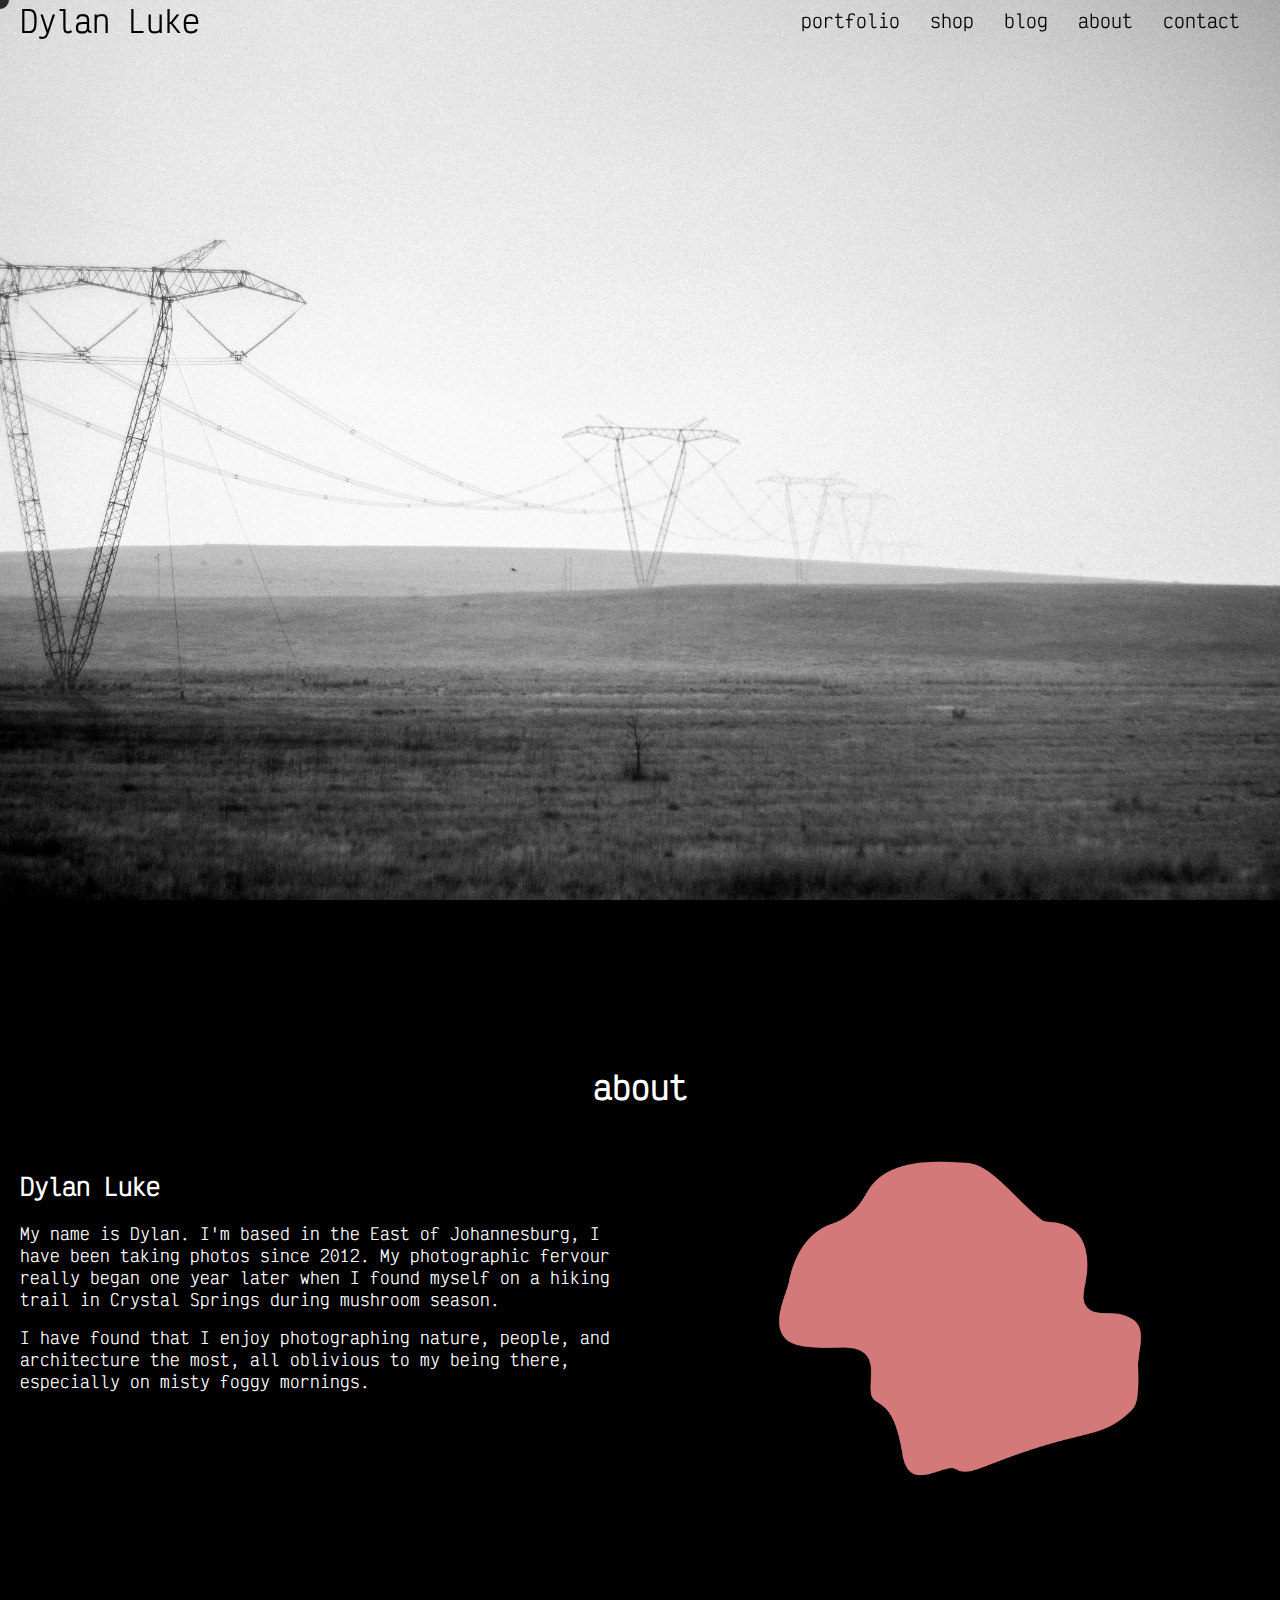
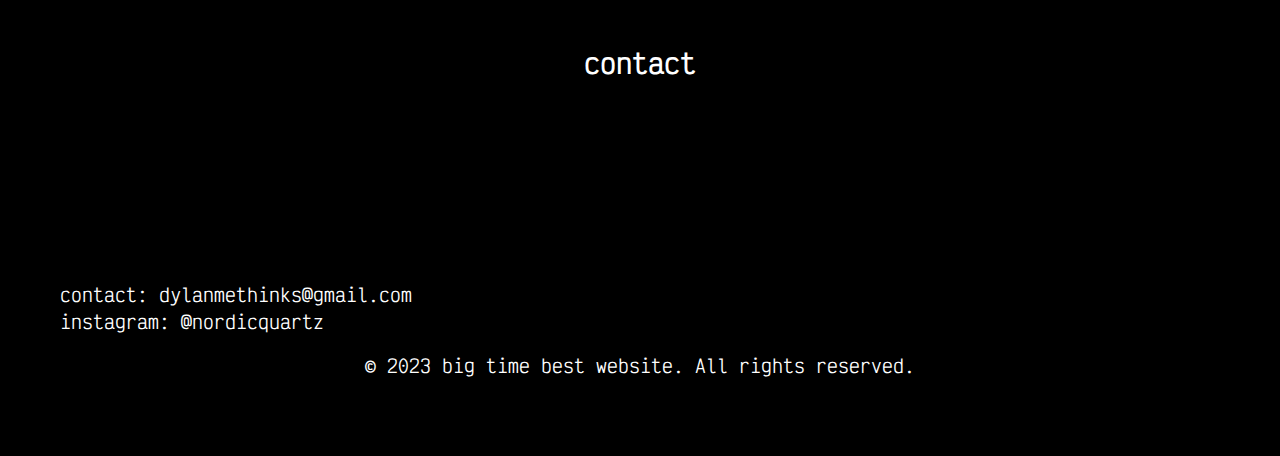
<file: index.html>
<!DOCTYPE html>
<html>
<head>
  <link rel="stylesheet" type="text/css" href="css\style.css">
  <link rel="preconnect" href="https://fonts.googleapis.com">
  <link rel="preconnect" href="https://fonts.gstatic.com" crossorigin>
  <link href="https://fonts.googleapis.com/css2?family=Victor+Mono:wght@200&display=swap" rel="stylesheet">
</head>
<body>
  <!-- mouse circle -->
  <div id="circle"></div>

  <div id="header">
    <a id="logo" href="index.html">Dylan Luke</a>

    <nav id="navbar">
      <ul>
        <li><a href="portfolio.html">portfolio</a></li>
        <li><a href="shop.html">shop</a></li>
        <li><a href="blog.html">blog</a></li>
        <li><a href="#about">about</a></li>
        <li><a href="#contact-info">contact</a></li>
      </ul>
    </nav>
  </div>

  <div id="image">
    <!-- Add your image here -->
    <img src="portfolio\img18.jpg" alt="Landing Image">
  </div>

  <!-- New Section Below Image -->
  <div id="content">
    <div id="scroller-container">
      <span id="scroller"></span>
      <span id="scroller2"></span>
    </div>
  </div>

  <section id="about">
    <h1>about</h1>
    <div class="columns-container">
      <div class="about-column">
        <h2>Dylan Luke</h2>

          <p>My name is Dylan. I'm based in the East of Johannesburg, I have been taking photos since 2012. My photographic fervour really began one year later when I found myself on a hiking trail in Crystal Springs during mushroom season.</p>
          <p>I have found that I enjoy photographing nature, people, and architecture the most, all oblivious to my being there, especially on misty foggy mornings.</p>
          
      </div>
      <div class="about-column">
        <img src="img\blob.png" alt="Description of the image">
      </div>
      
  </section>
  
  
  <!-- loading icon -->
  <div id="loading-icon"></div>

<!-- Footer -->
<footer>
  <h2>contact</h2> <!-- This is the new heading -->
  <div id="contact-info">
    <a href="mailto:dylanmethinks@gmail.com">contact: dylanmethinks@gmail.com</a>
    <a href="https://www.instagram.com/nordicquartz/">instagram: @nordicquartz</a>
  </div>
  <p>&copy; 2023 big time best website. All rights reserved.</p>
</footer>
<!-- Footer Ends -->


  <script src="js\script.js"></script>
</body>
</html>
</file>
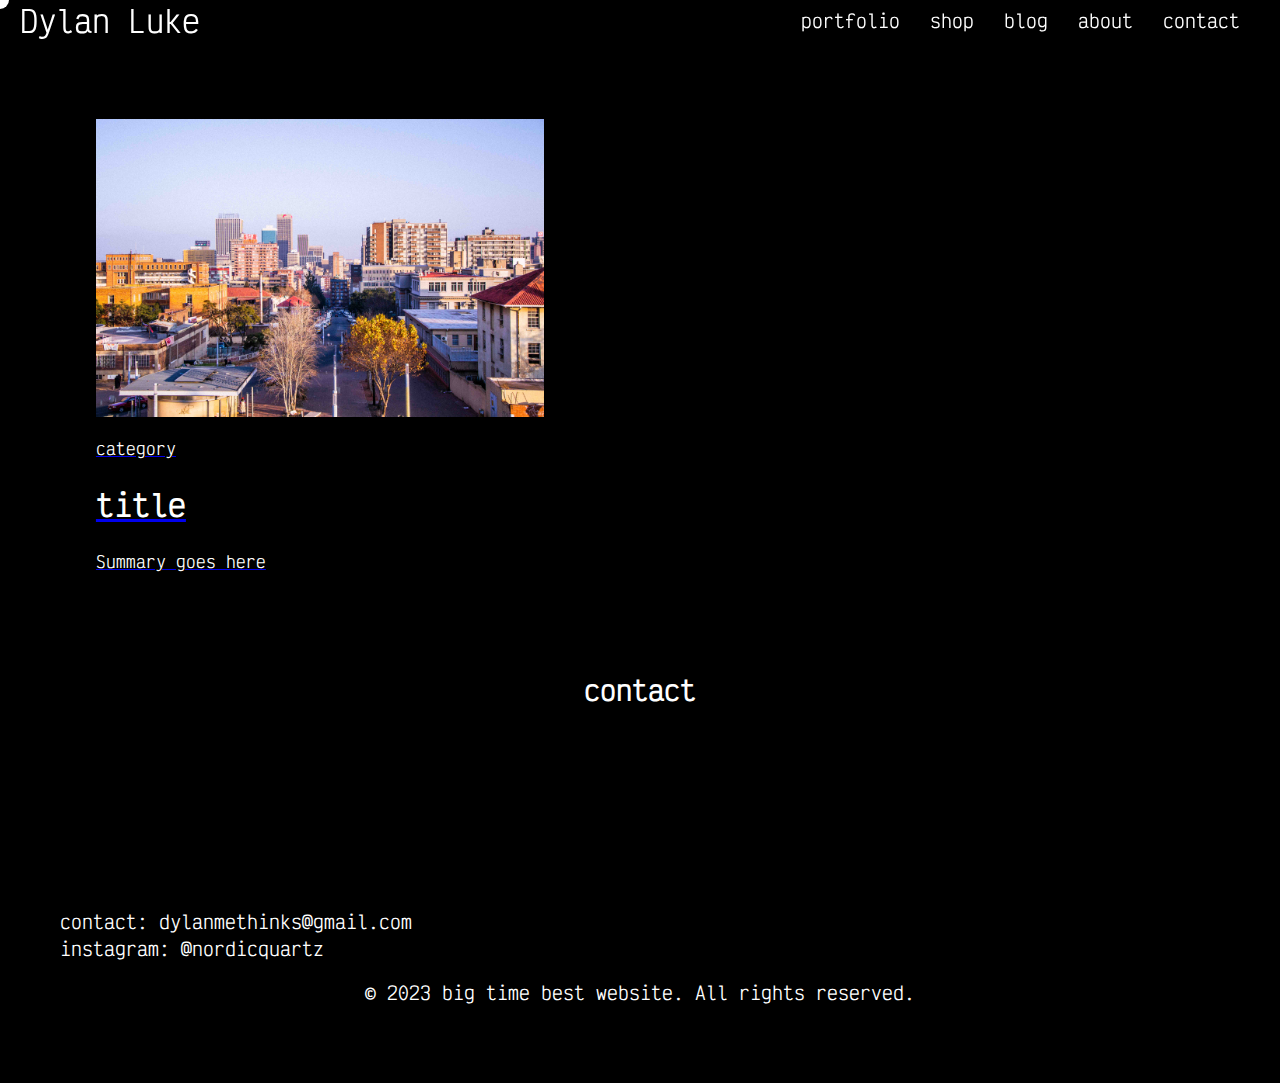
<file: blog.html>
<!DOCTYPE html>
<html>
  <head>
    <link rel="stylesheet" type="text/css" href="css/style.css">
    <link rel="preconnect" href="https://fonts.googleapis.com">
    <link rel="preconnect" href="https://fonts.gstatic.com" crossorigin>
    <link href="https://fonts.googleapis.com/css2?family=Victor+Mono:wght@200&display=swap" rel="stylesheet">
  </head>
  <body class="special-page">

    <!-- mouse circle -->
    <div id="circle"></div>

    <div id="header">
      <a id="logo" href="index.html">Dylan Luke</a>

      <nav id="navbar">
        <ul>
            <li><a href="portfolio.html">portfolio</a></li>
            <li><a href="shop.html">shop</a></li>
            <li><a href="blog.html">blog</a></li>
            <li><a href="index.html#about">about</a></li>
            <li><a href="#contact-info">contact</a></li>
        </ul>
      </nav>
    </div>
    <div id="main-content">
        <div class="blog-page">
         <div class="portfolio-grid">
          <div class="portfolio-item">
            <a href="blog1.html">
              <img src="img\place.jpg" alt="Portfolio image 1">
             <p>category</p>
              <h2>title</h2>
              <p>Summary goes here</p>
            </a>
          </div>

    
    </div>
        </div>
      </div>
    
      <!-- loading icon -->
  <div id="loading-icon"></div>

    <!-- Footer -->
    <footer>
      <h2>contact</h2> <!-- This is the new heading -->
      <div id="contact-info">
        <a href="mailto:dylanmethinks@gmail.com">contact: dylanmethinks@gmail.com</a>
        <a href="https://www.instagram.com/nordicquartz/">instagram: @nordicquartz</a>
      </div>
      <p>&copy; 2023 big time best website. All rights reserved.</p>
    </footer>
    <!-- Footer Ends -->
    
    
    <script src="js\script.js"></script>
    </body>
    </html>
</file>
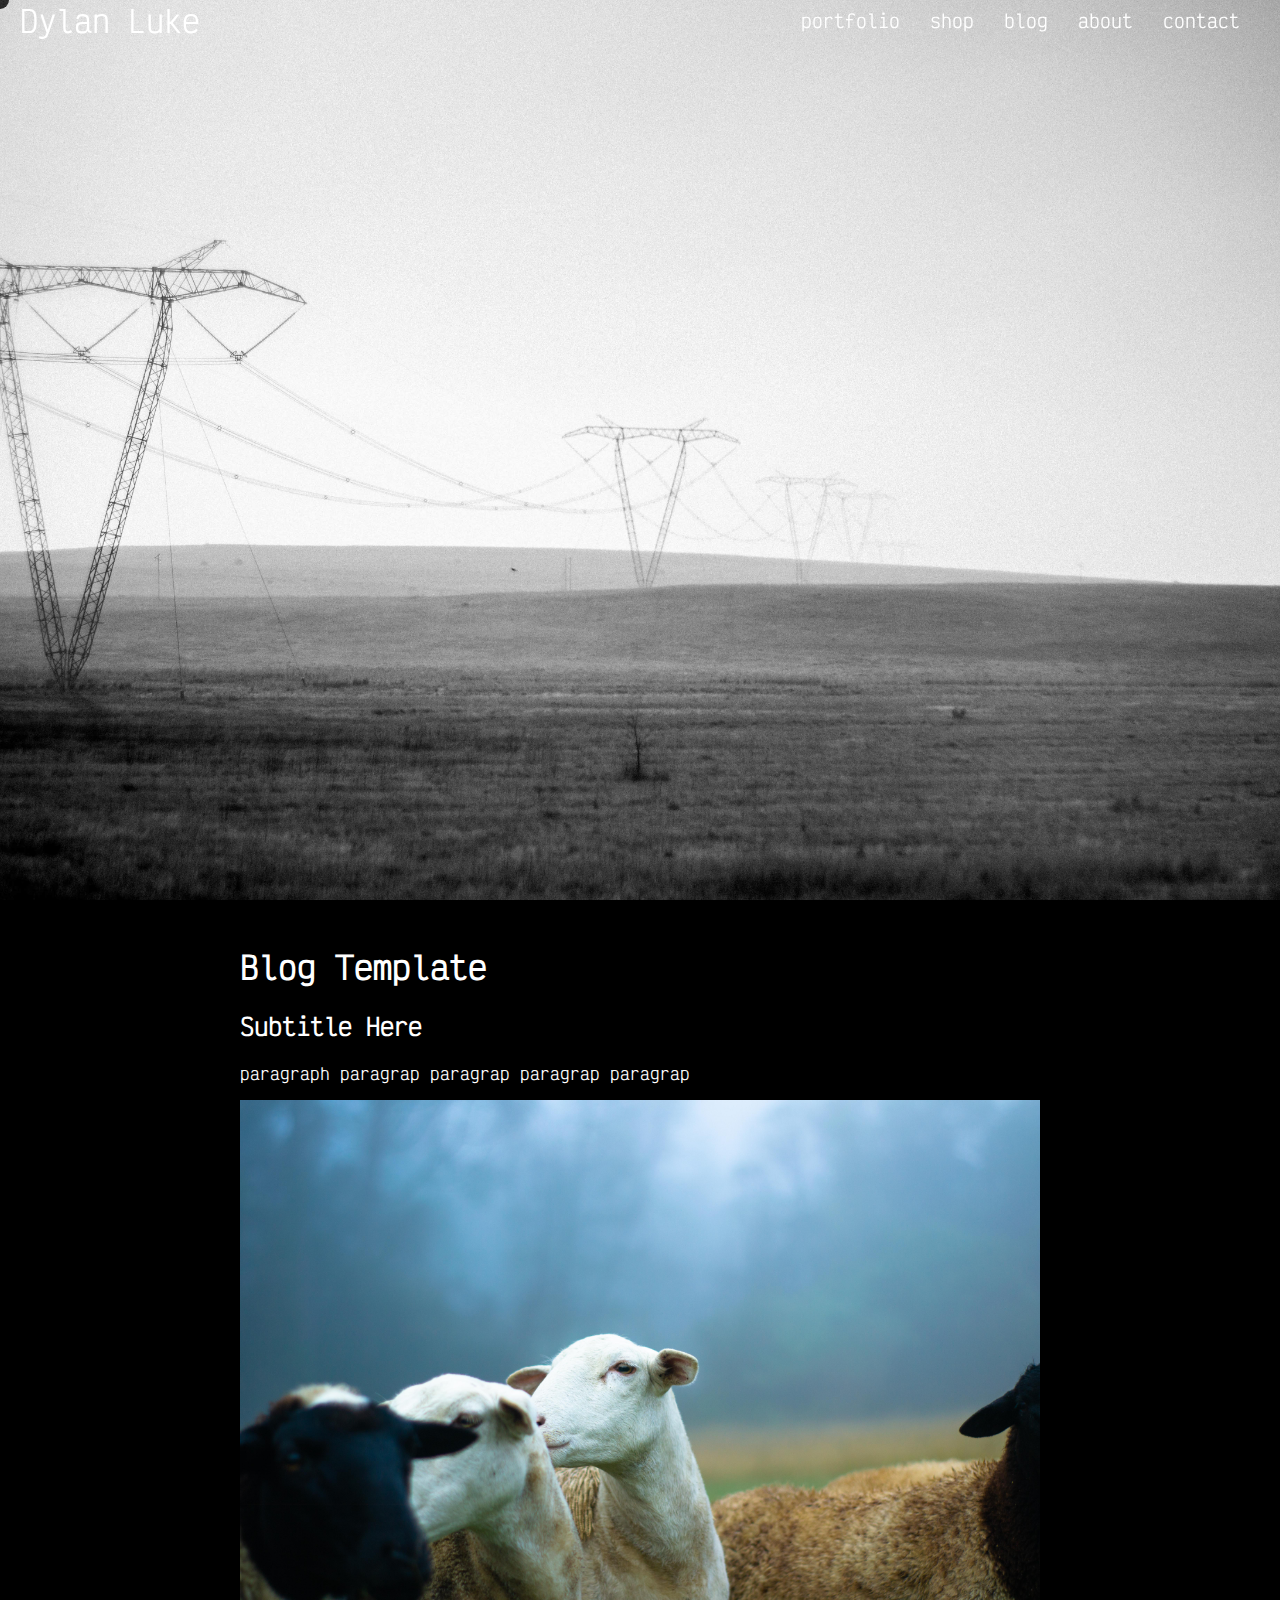
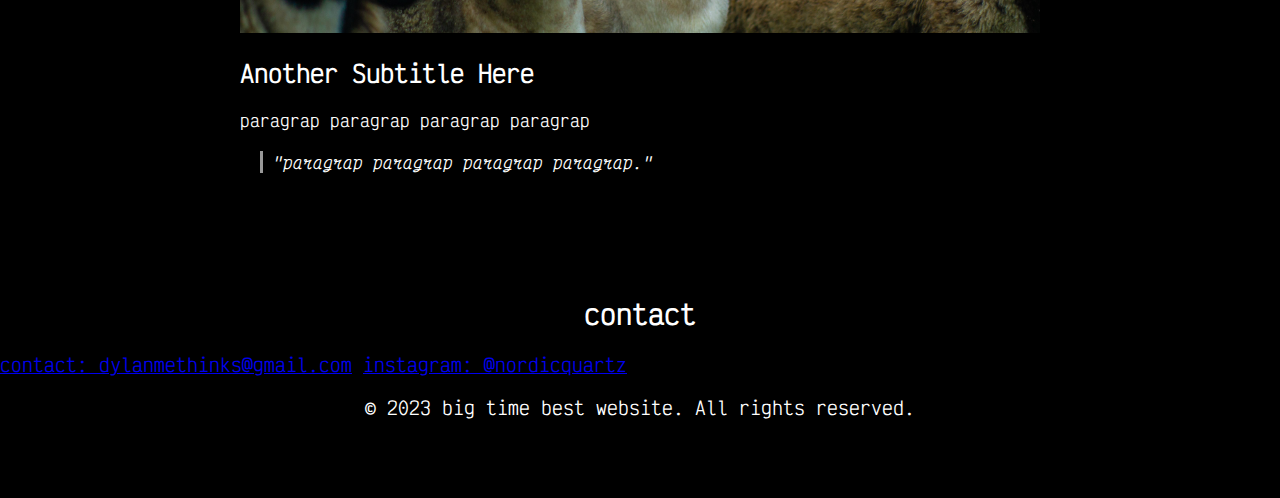
<file: blog1.html>
<!DOCTYPE html>
<html>
  <head>
    <link rel="stylesheet" type="text/css" href="css/style.css">
    <link rel="preconnect" href="https://fonts.googleapis.com">
    <link rel="preconnect" href="https://fonts.gstatic.com" crossorigin>
    <link href="https://fonts.googleapis.com/css2?family=Victor+Mono:wght@200&display=swap" rel="stylesheet">
    <style>
      .blog-post {
        max-width: 800px; /* Adjustable width */
        margin: 0 auto;
        padding: 20px;
      }
      .image-placeholder {
        width: 100%;
        height: 200px;
        background-color: #ddd;
      }
    </style>
  </head>
  <body class="special-page">

  <!-- mouse circle -->
  <div id="circle"></div>

  <div id="header">
    <a id="logo" href="index.html">Dylan Luke</a>

    <nav id="navbar">
      <ul>
          <li><a href="portfolio.html">portfolio</a></li>
          <li><a href="shop.html">shop</a></li>
          <li><a href="blog.html">blog</a></li>
          <li><a href="#about">about</a></li>
          <li><a href="#contact">contact</a></li>
      </ul>
    </nav>
  </div>

  <!-- header image -->
  <div id="image">
    <img src="portfolio\img18.jpg" alt="Landing Image">
  </div>

 <!-- Blog Post -->
<div class="blog-post">
  <h1>Blog Template</h1>
  <h2>Subtitle Here</h2>
  <p>paragraph paragrap paragrap paragrap paragrap</p>
  <img src="portfolio\img7.jpg" alt="Description of image">
  <h2>Another Subtitle Here</h2>
  <p>paragrap paragrap paragrap paragrap</p>
  <blockquote>"paragrap paragrap paragrap paragrap."</blockquote>
</div>


  <!-- loading icon -->
  <div id="loading-icon"></div>

  <!-- Footer -->
  <footer>
    <h2>contact</h2>
    <div id="contact">
      <a href="mailto:dylanmethinks@gmail.com">contact: dylanmethinks@gmail.com</a>
      <a href="https://www.instagram.com/nordicquartz/">instagram: @nordicquartz</a>
    </div>
    <p>&copy; 2023 big time best website. All rights reserved.</p>
  </footer>

  <script src="js/script.js"></script>
  </body>
</html>
</file>
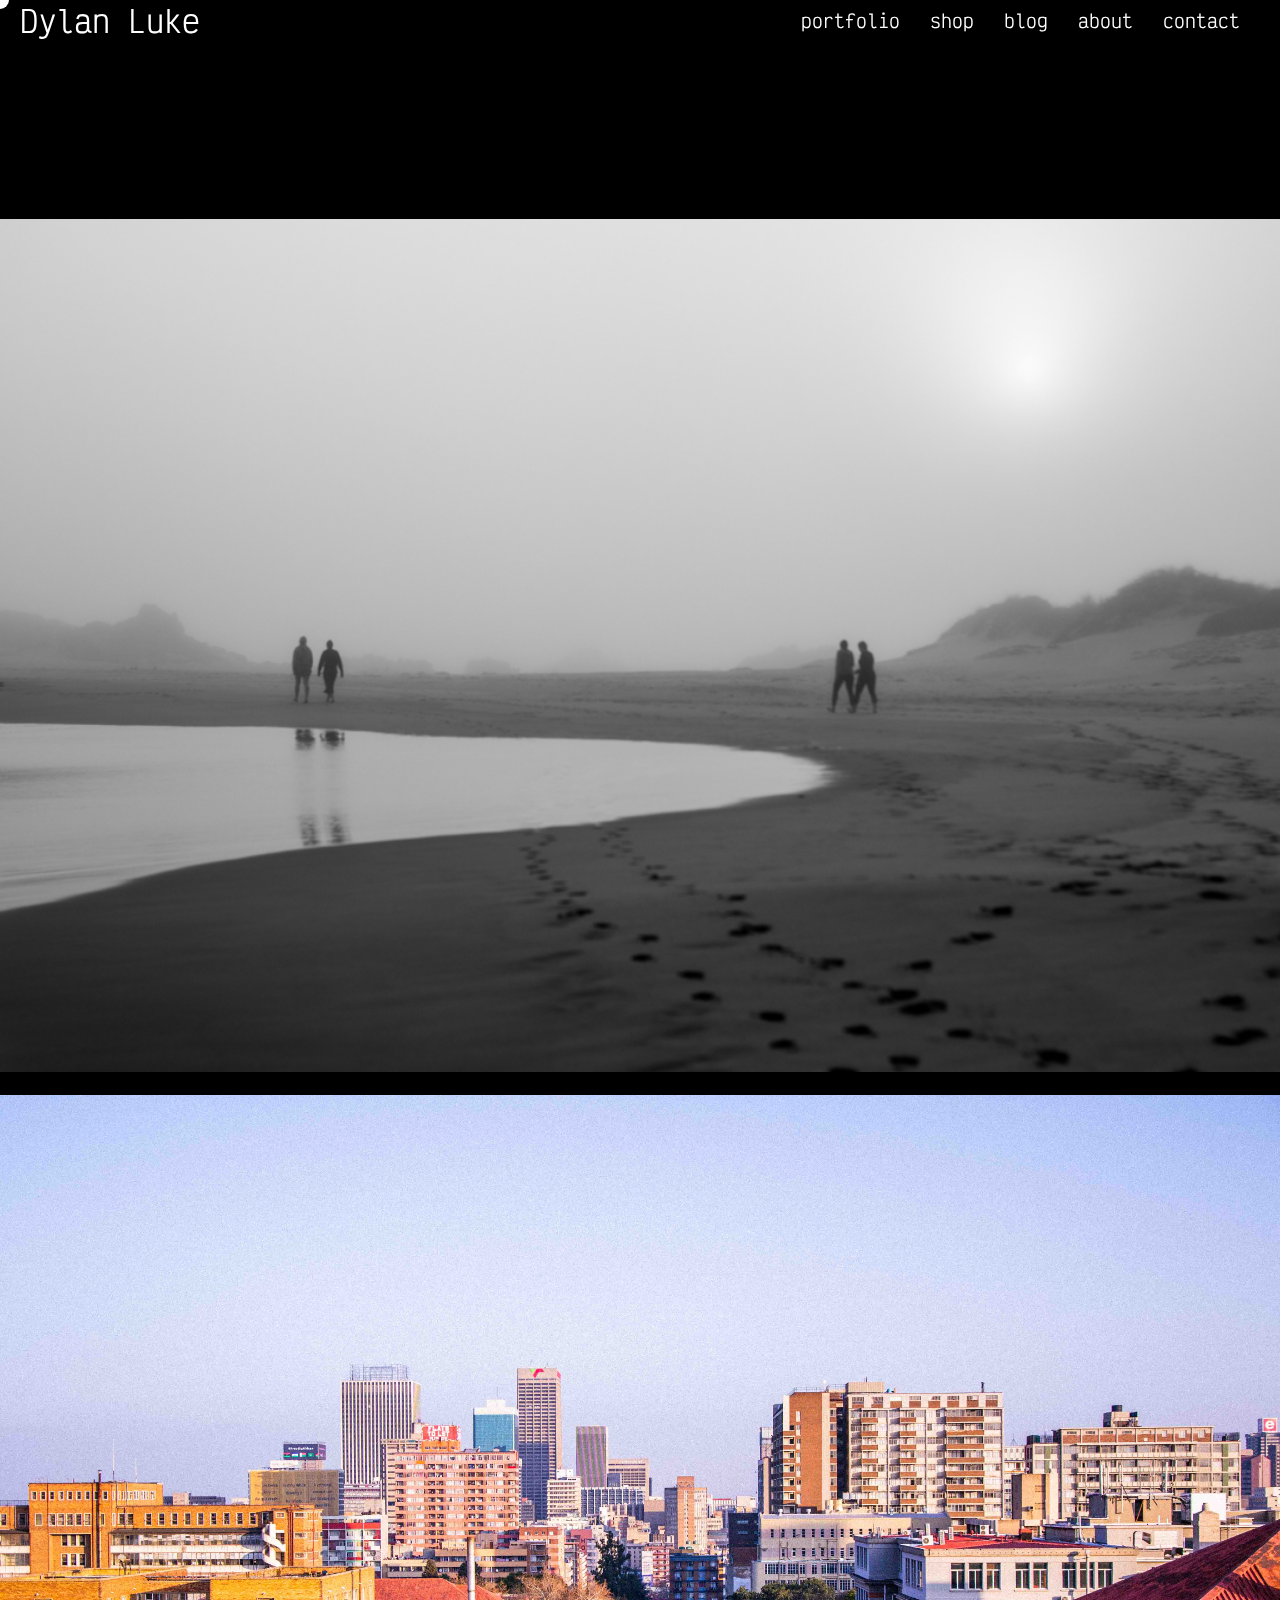
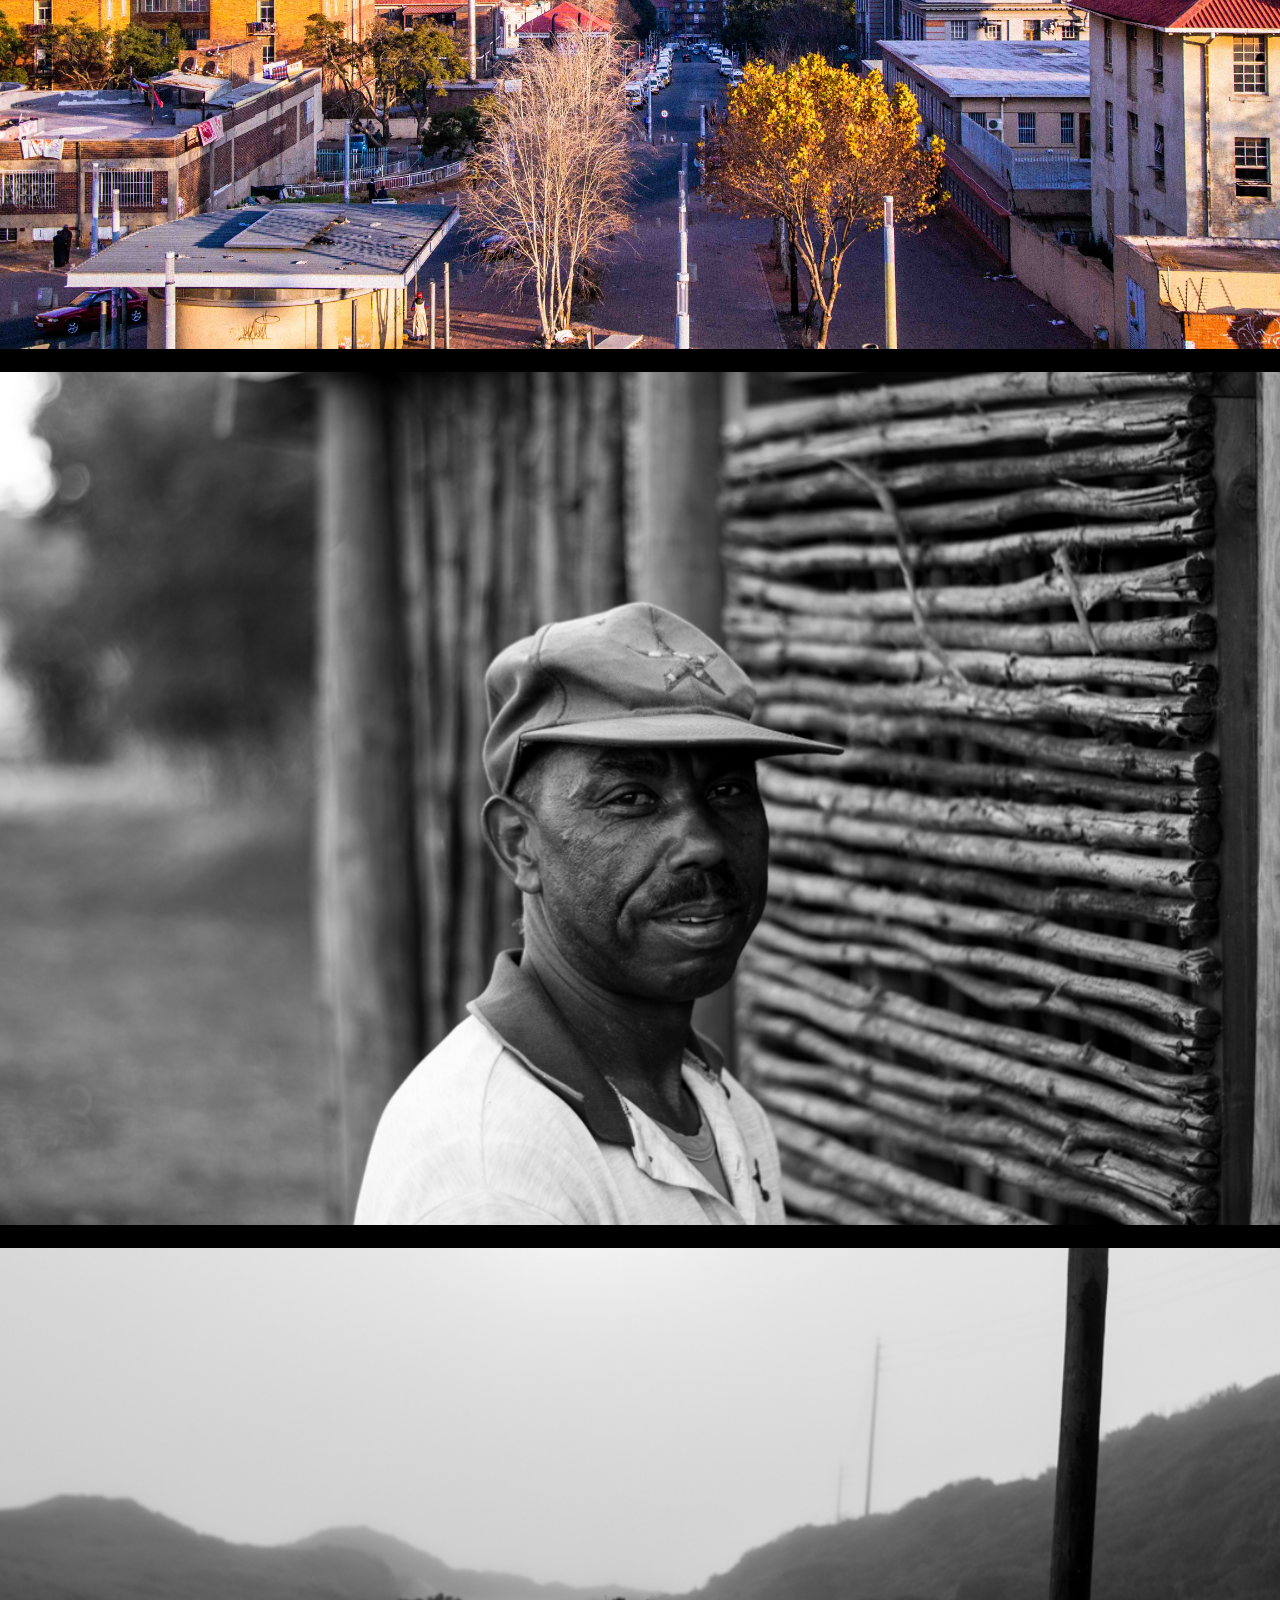
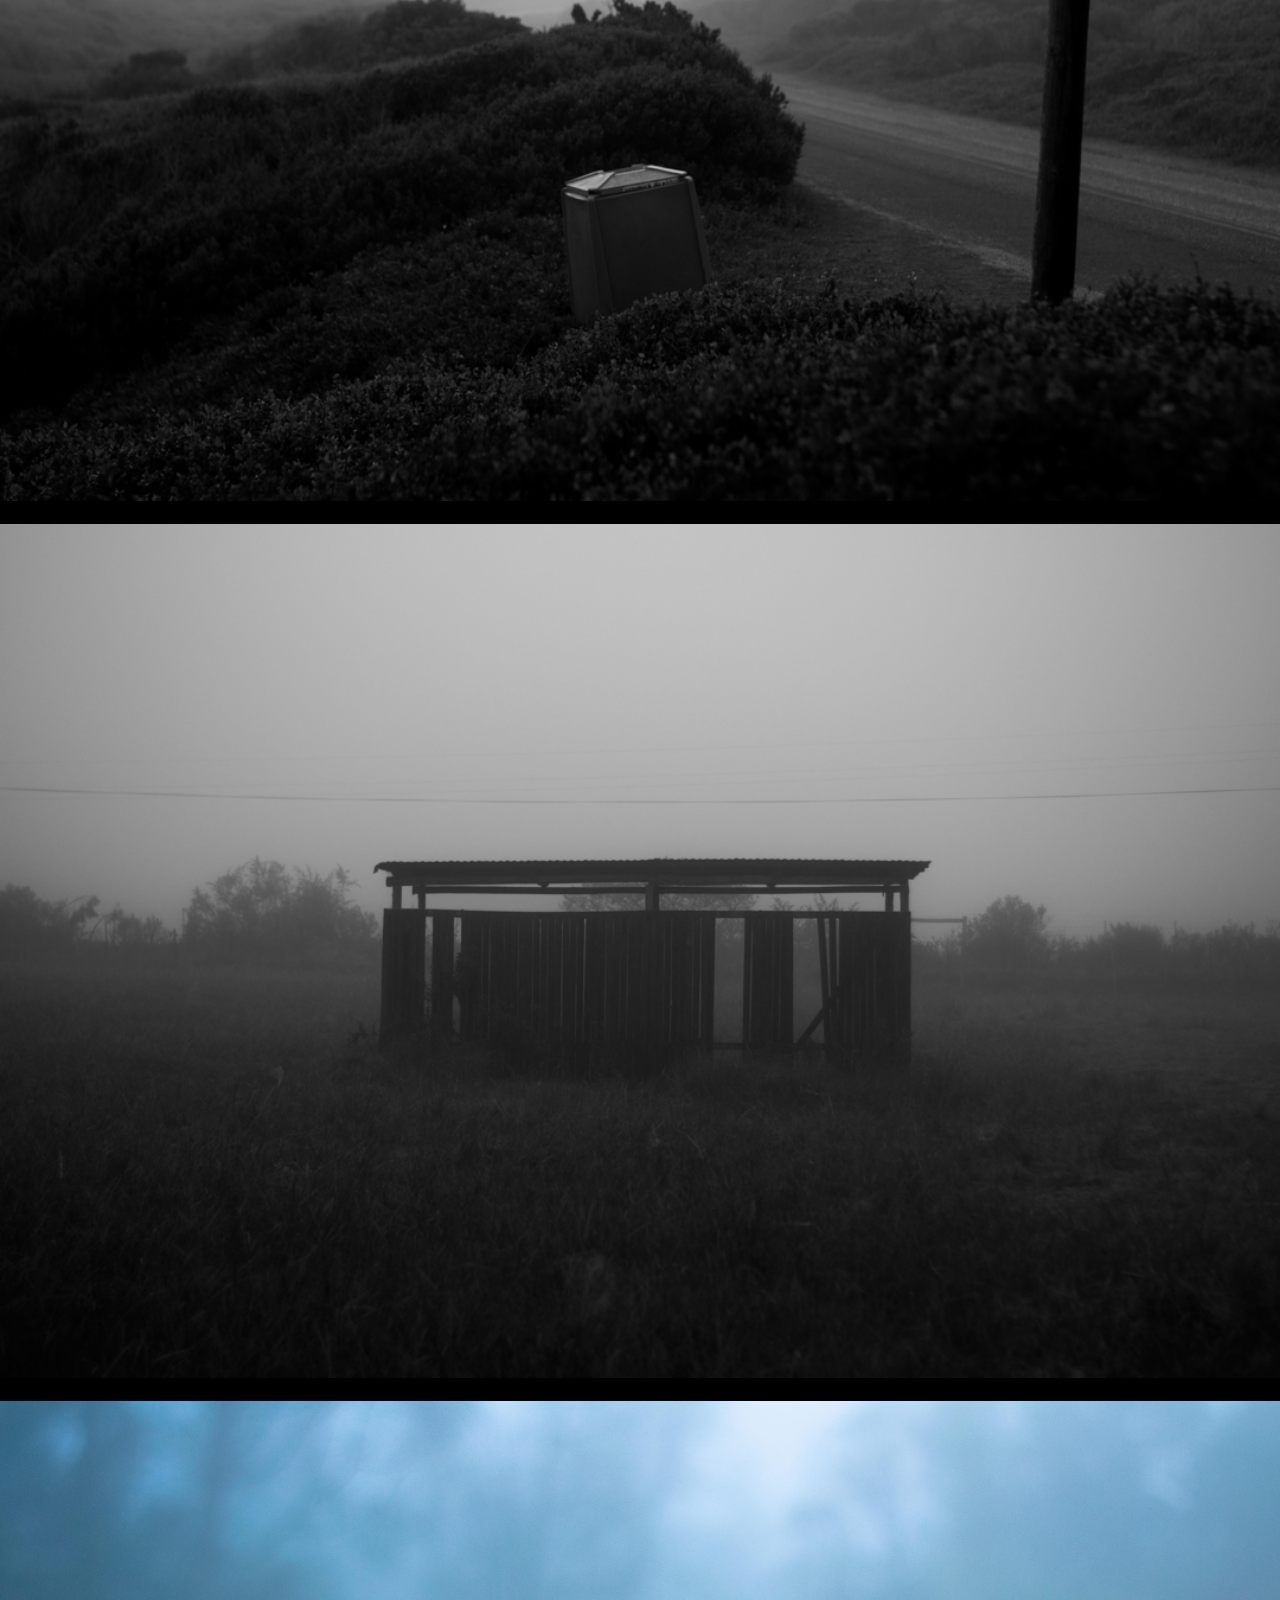
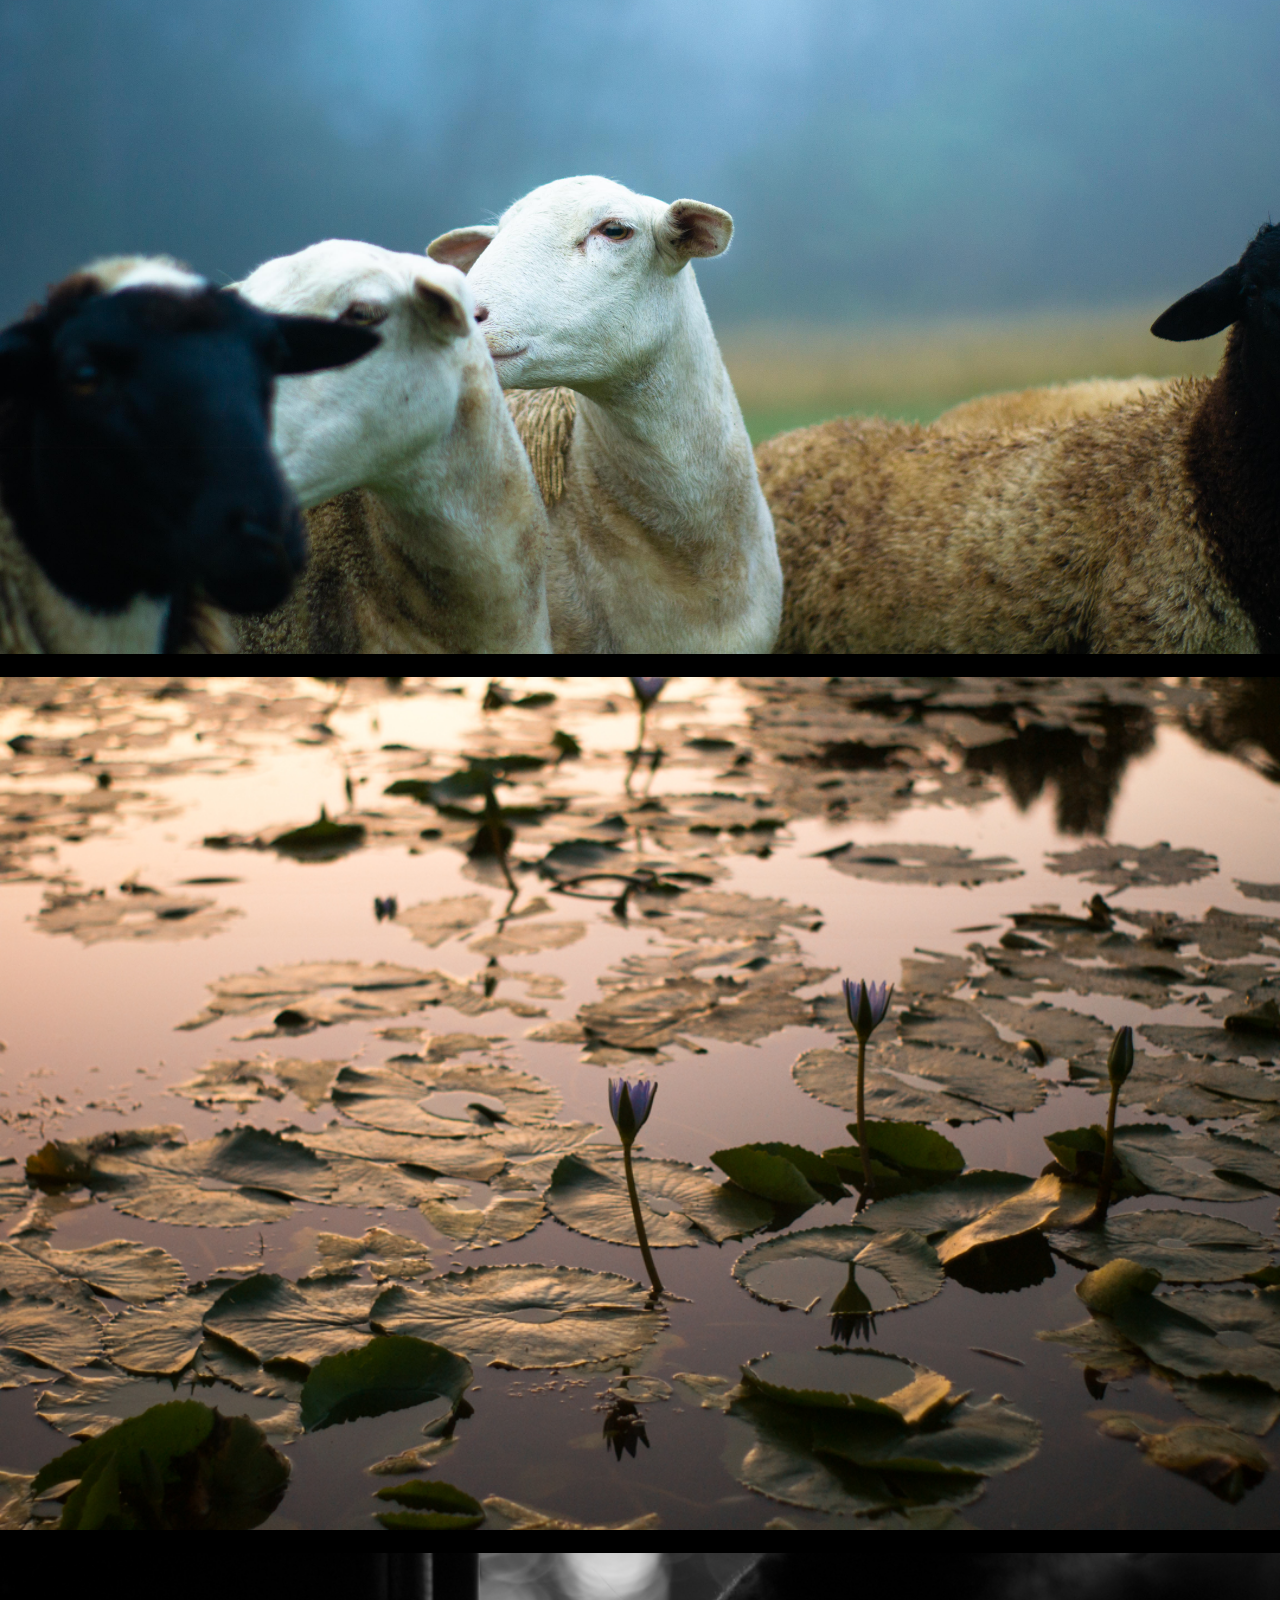
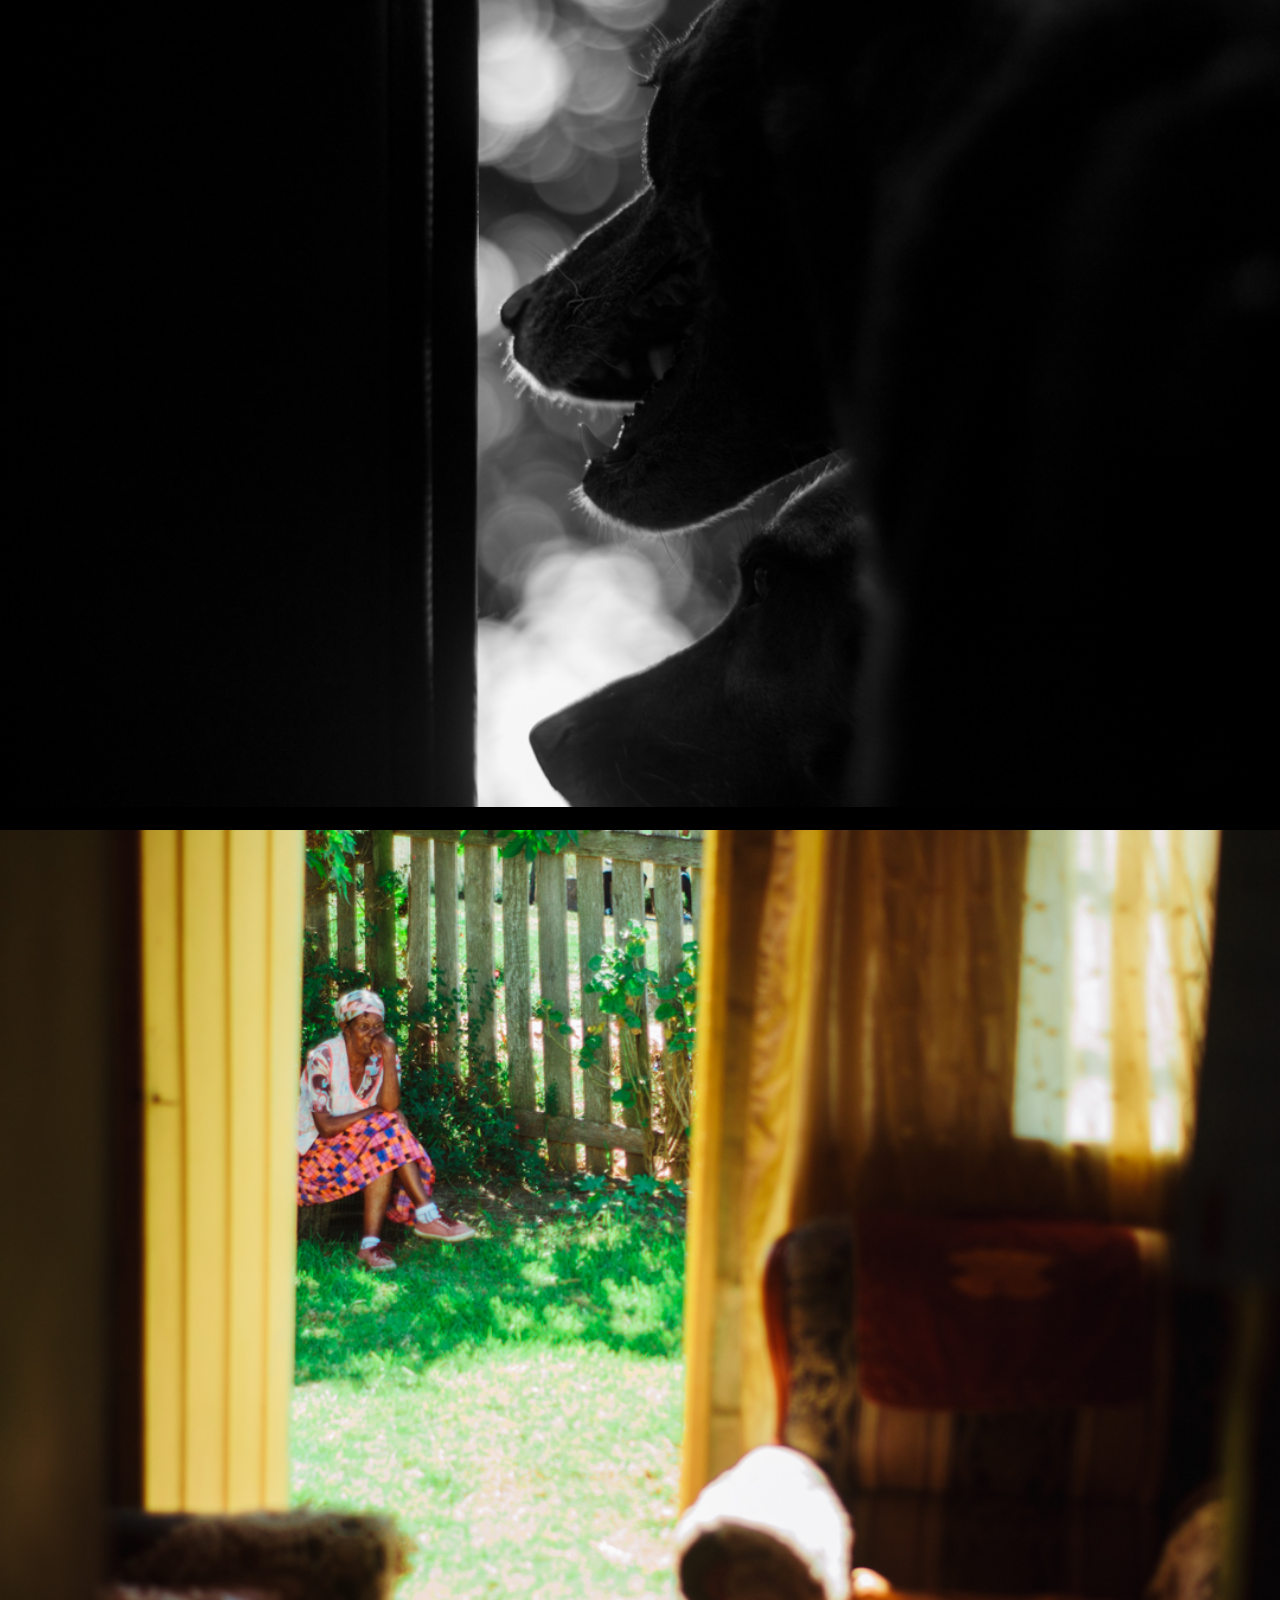
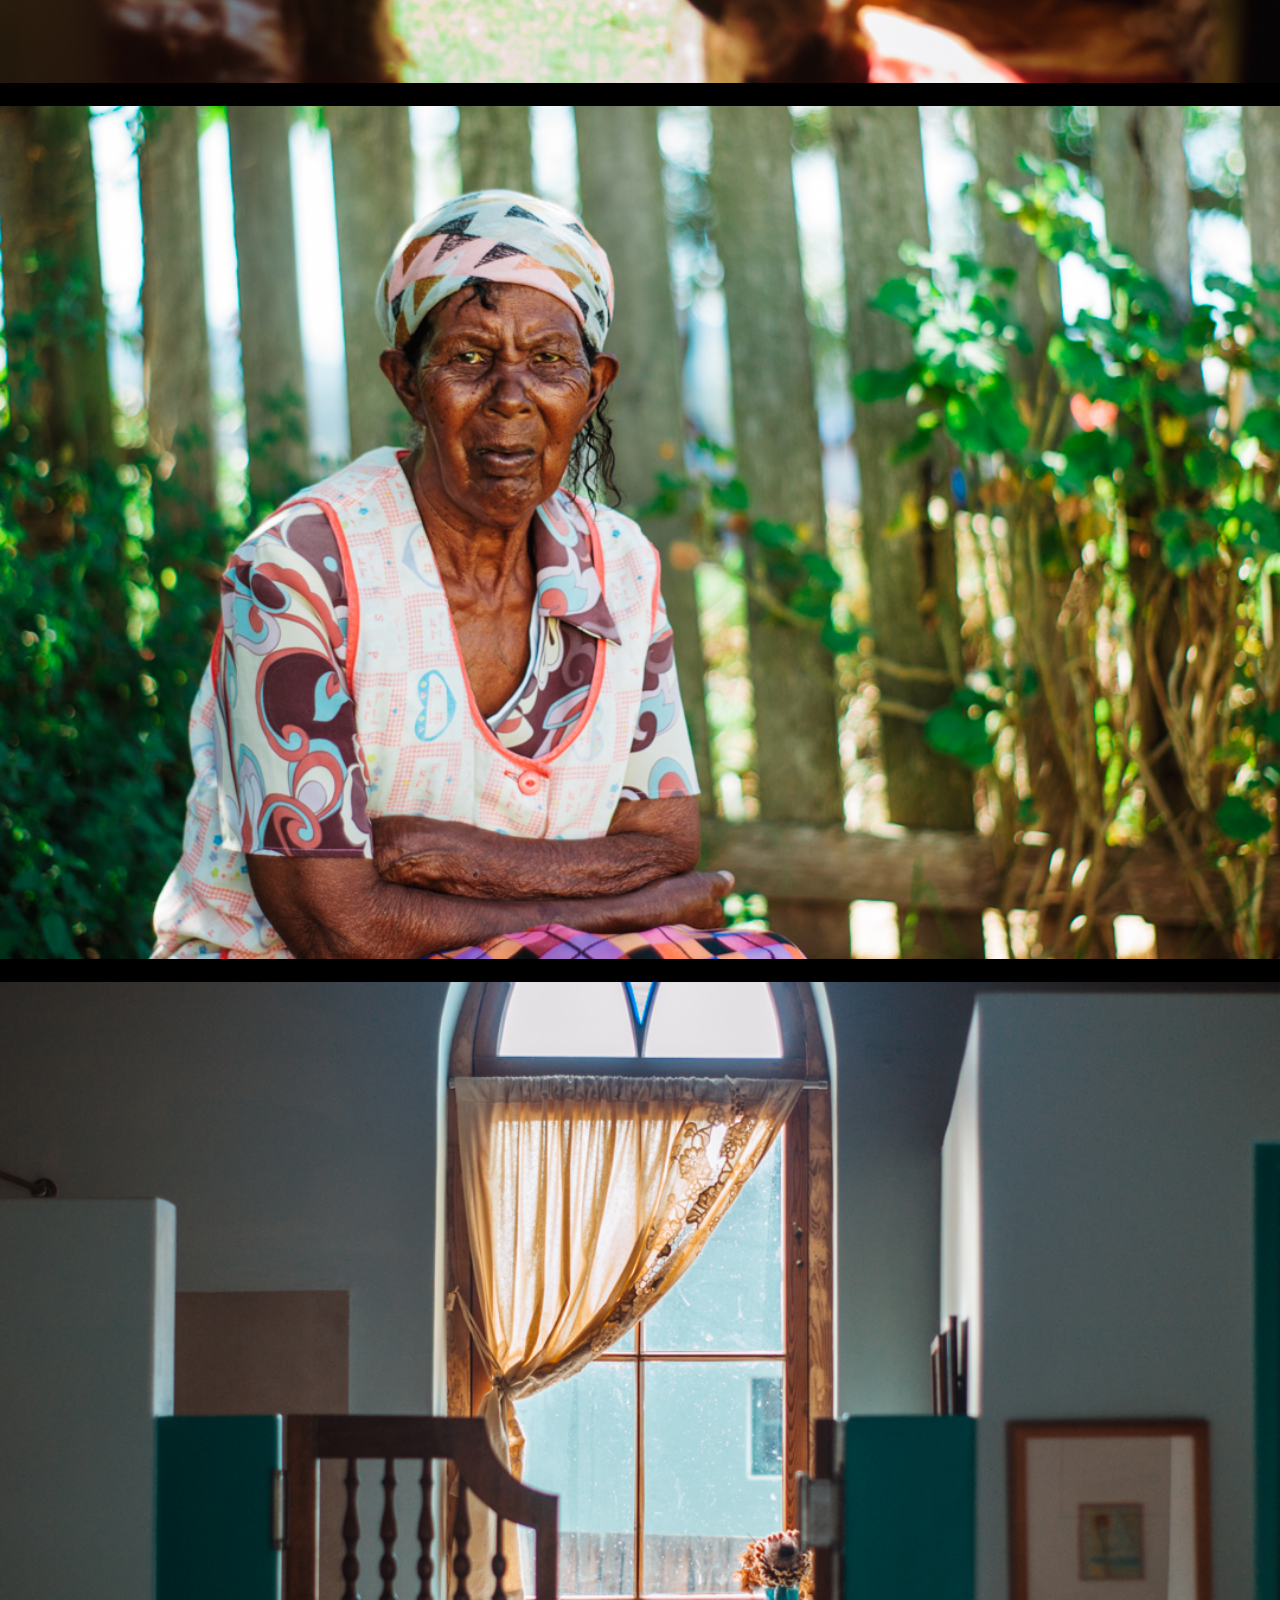
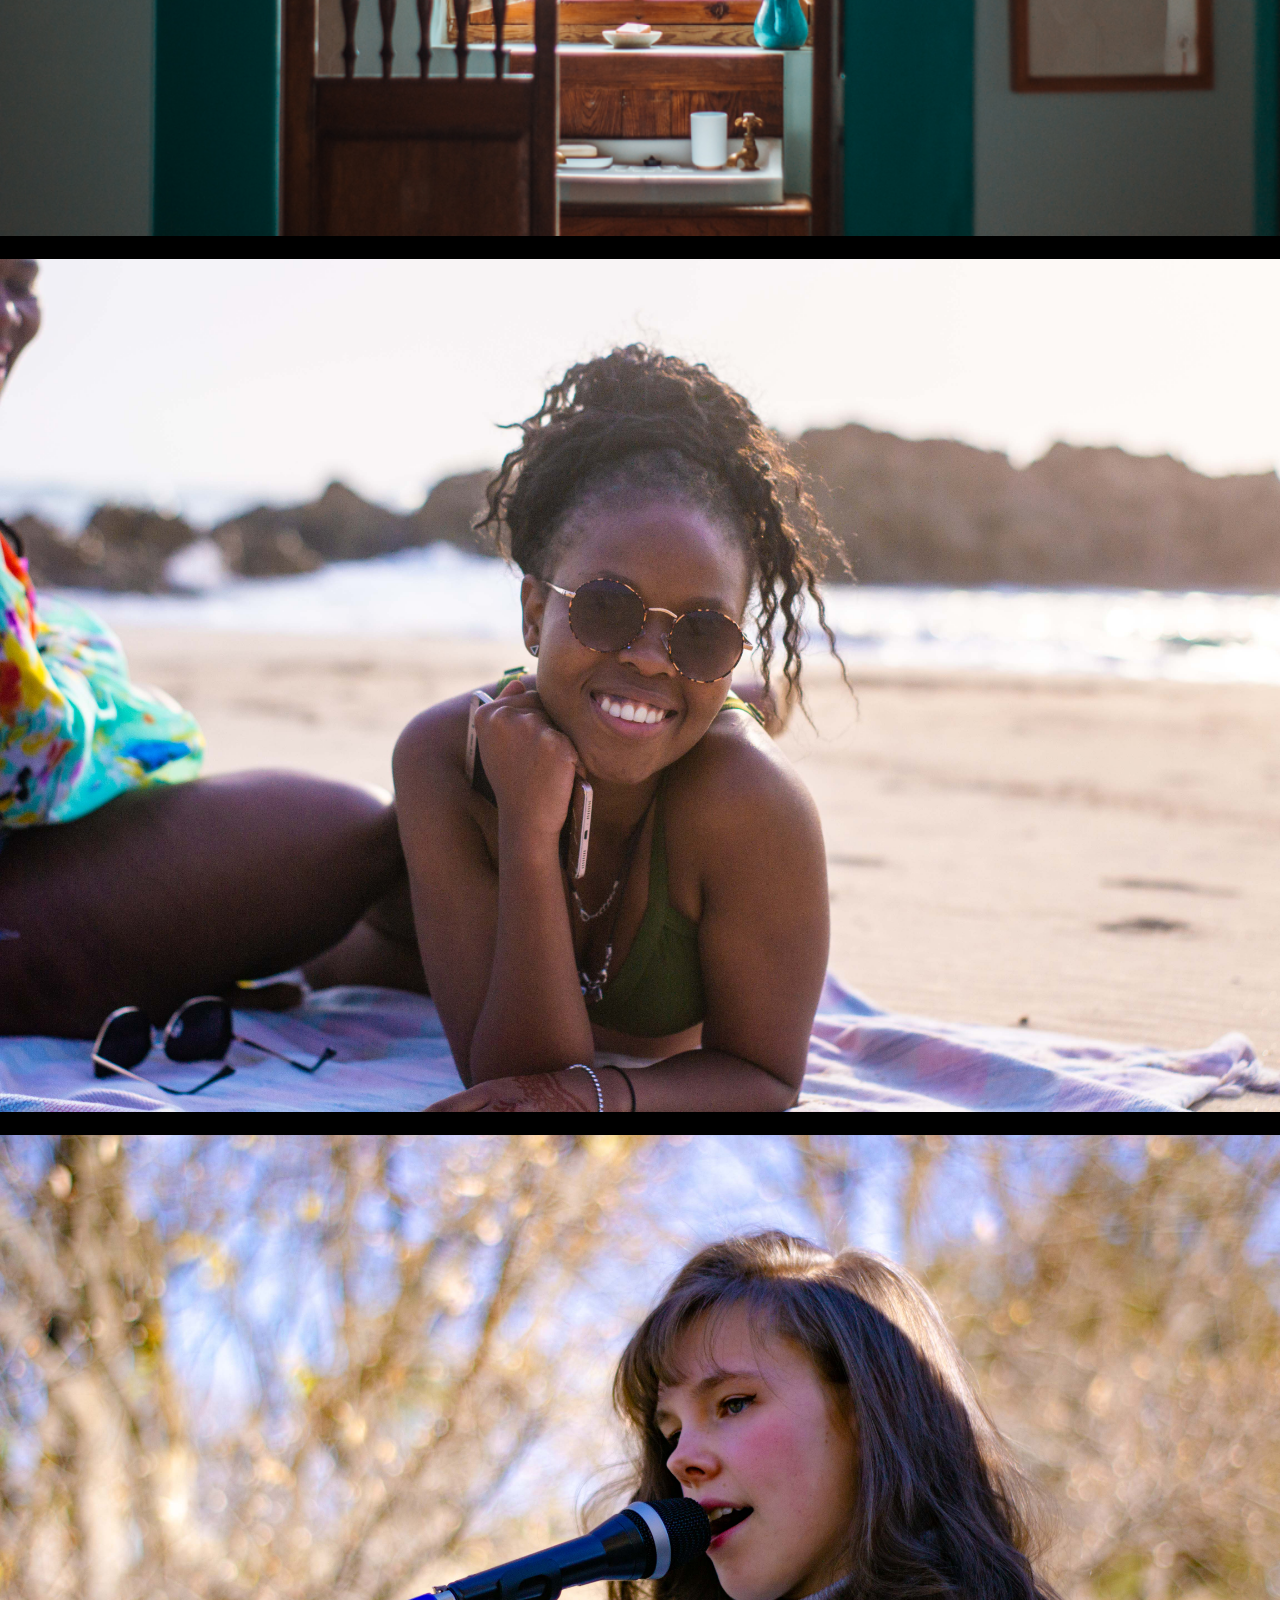
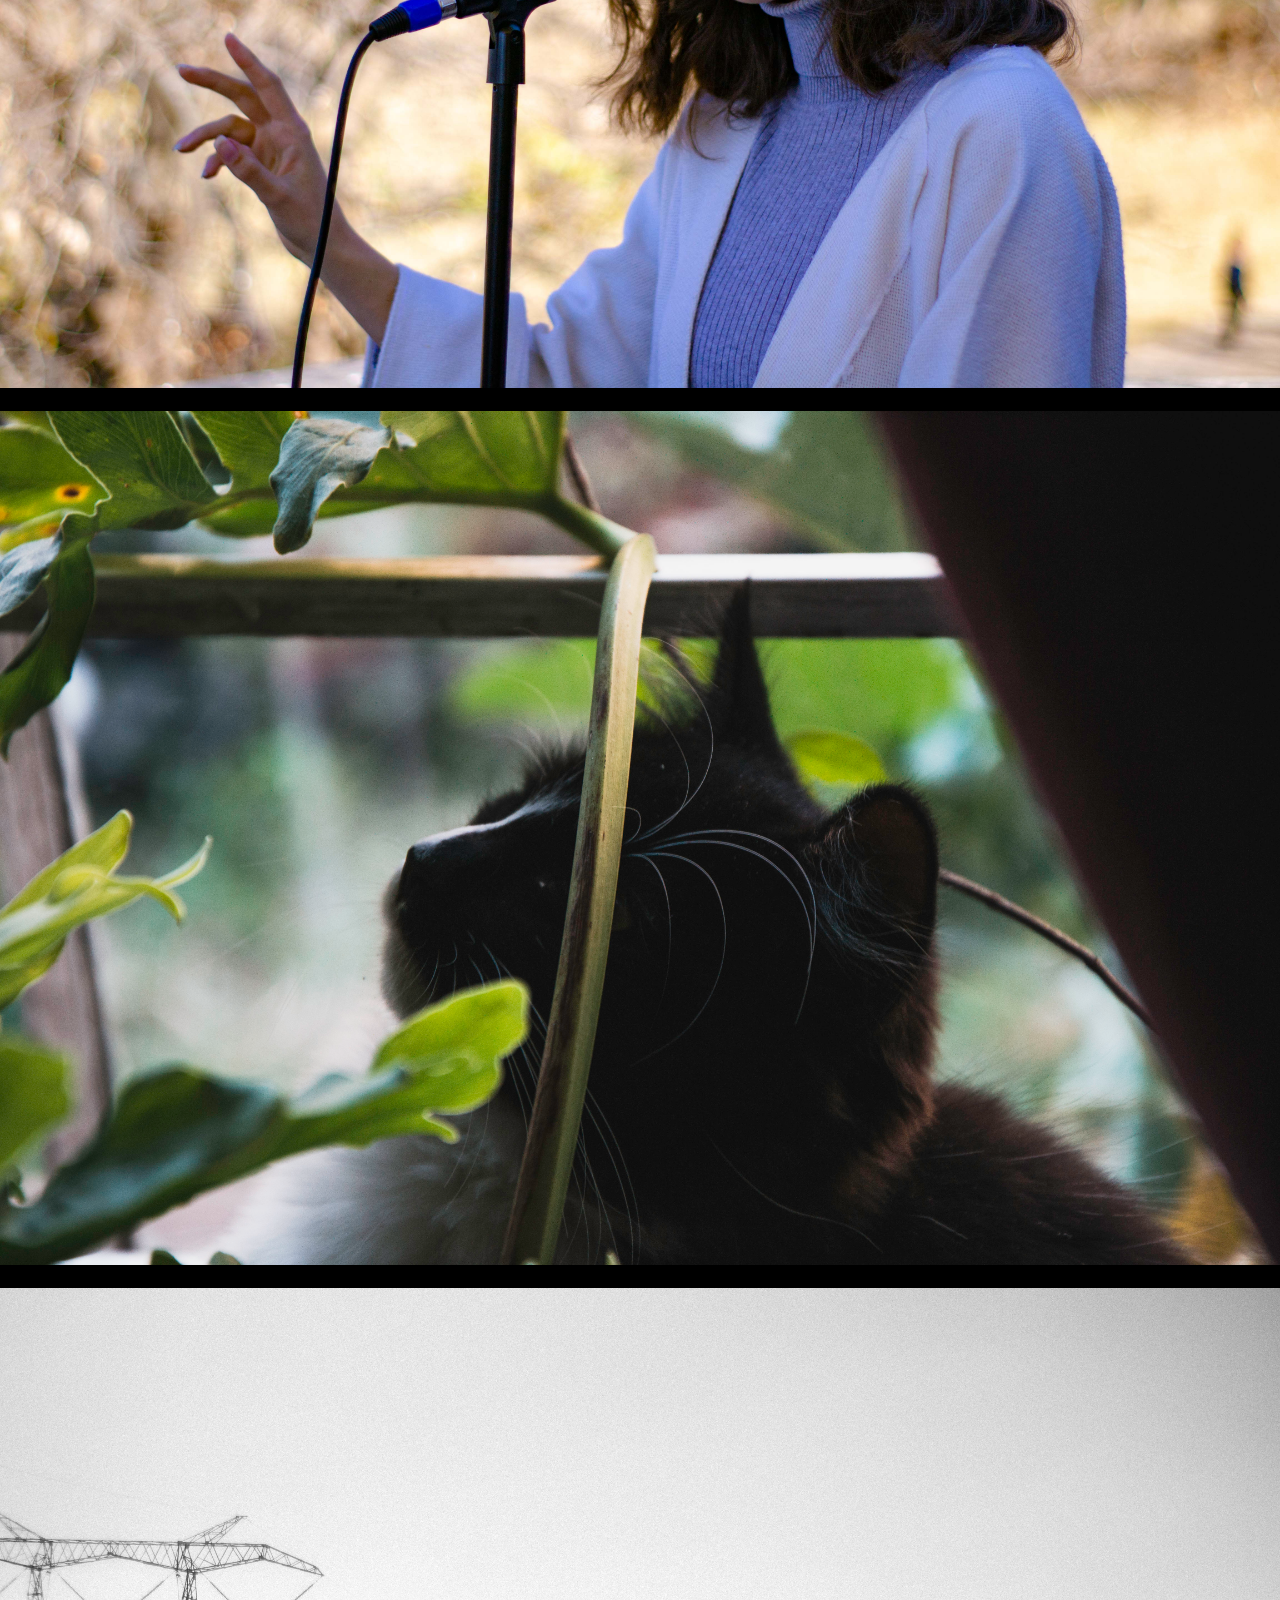
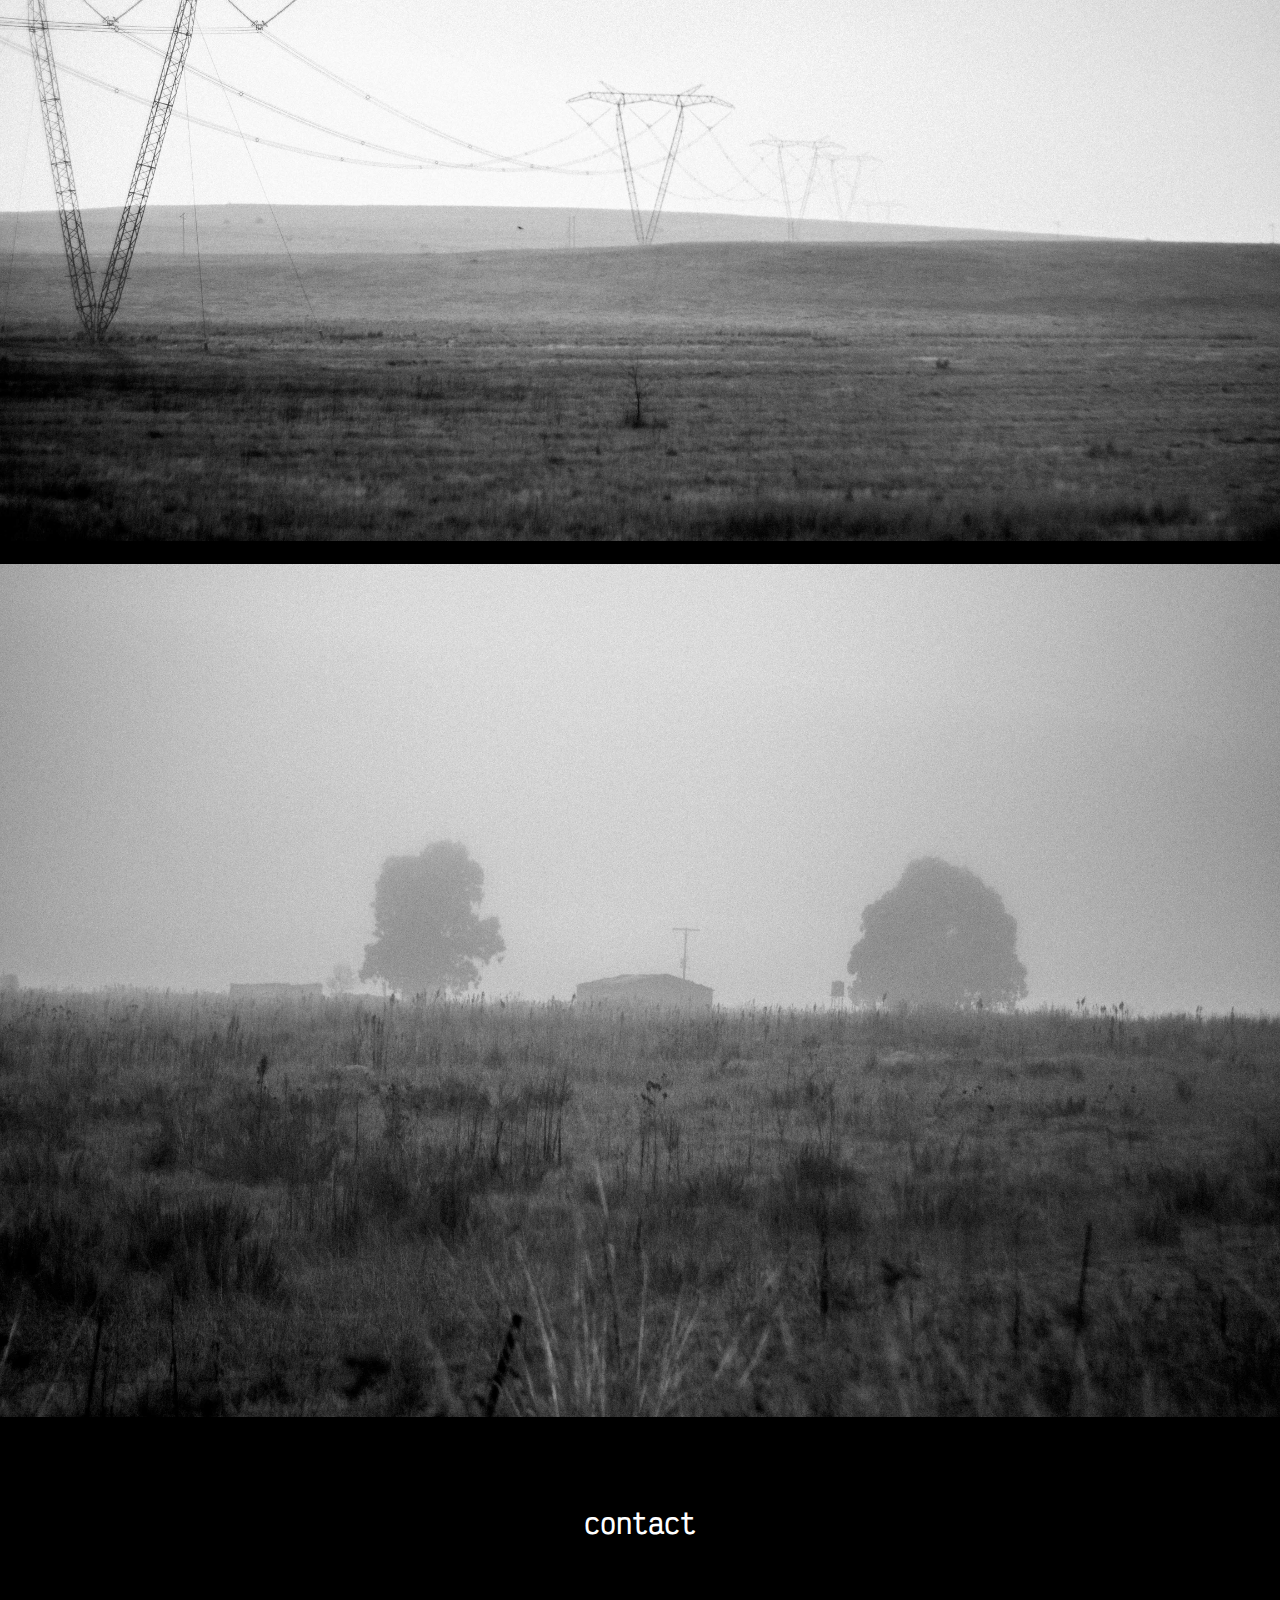
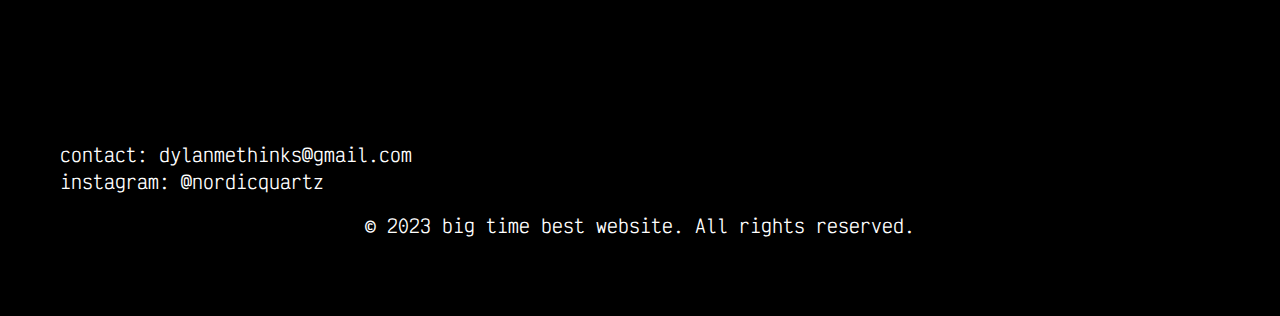
<file: portfolio.html>
<!DOCTYPE html>
<html>
  <head>
    <link rel="stylesheet" type="text/css" href="css\style.css">
    <link rel="preconnect" href="https://fonts.googleapis.com">
    <link rel="preconnect" href="https://fonts.gstatic.com" crossorigin>
    <link href="https://fonts.googleapis.com/css2?family=Victor+Mono:wght@200&display=swap" rel="stylesheet">
  </head>
  <body class="special-page">

 <!-- mouse circle -->
 <div id="circle"></div>

 <div id="header">
  <a id="logo" href="index.html">Dylan Luke</a>

  <nav id="navbar">
    <ul>
        <li><a href="portfolio.html">portfolio</a></li>
        <li><a href="shop.html">shop</a></li>
        <li><a href="blog.html">blog</a></li>
        <li><a href="index.html#about">about</a></li>
        <li><a href="#contact-info">contact</a></li>
    </ul>
  </nav>
  </div>
  <div id="main-content">
    <div class="portfolio-grid2">
      <!-- <div class="portfolio-item">
        <a href="wedding.html">
          <h2>wedding</h2>
          <img src="img\place.jpg" alt="Portfolio image 1">
        </a>
      </div>
<div class="portfolio-item">
    <a href="events.html">
        <h2>event</h2>
        <img src="img\cloth.jpg" alt="Portfolio image 2">
    </a>
</div>
<div class="portfolio-item">
    <a href="nature.html">
        <h2>nature</h2>
        <img src="img\place.jpg" alt="Portfolio image 3">
    </a>
</div>
<div class="portfolio-item">
    <a href="portrait.html">
        <h2>portrait</h2>
        <img src="img\cloth.jpg" alt="Portfolio image 4">
    </a>
</div>
<div class="portfolio-item">
    <a href="street.html">
        <h2>street</h2>
        <img src="img\place.jpg" alt="Portfolio image 5">
    </a>
</div>
<div class="portfolio-item">
    <a href="real-estate.html">
        <h2>real estate</h2>
        <img src="img\cloth.jpg" alt="Portfolio image 6">
    </a>
</div> -->
<div id="main-content-photo">
  <div class="photo-grid">

    

    <div class="portfolio-item">
      <img src="portfolio\img2.jpg" alt="Portfolio image 1">
    </div>


<div class="portfolio-item">
  <img src="portfolio\img1.jpg" alt="Portfolio image 3">
</div>

<div class="portfolio-item">
  <img src="portfolio\img5.jpg" alt="Portfolio image 4">
</div>

<div class="portfolio-item">
  <img src="portfolio\img3.jpg" alt="Portfolio image 2">
</div>

<div class="portfolio-item">
  <img src="portfolio\img6.jpg" alt="Portfolio image 5">
</div>

<div class="portfolio-item">
  <img src="portfolio\img7.jpg" alt="Portfolio image 6">
</div>

<div class="portfolio-item">
  <img src="portfolio\img9.jpg" alt="Portfolio image 6">
</div>

<div class="portfolio-item">
  <img src="portfolio\img10.jpg" alt="Portfolio image 6">
</div>

<div class="portfolio-item">
  <img src="portfolio\img11.jpg" alt="Portfolio image 6">
</div>

<div class="portfolio-item">
  <img src="portfolio\img12.jpg" alt="Portfolio image 6">
</div>

<div class="portfolio-item">
  <img src="portfolio\img14.jpg" alt="Portfolio image 6">
</div> 

<div class="portfolio-item">
  <img src="portfolio\img15.jpg" alt="Portfolio image 6">
</div>

<div class="portfolio-item">
  <img src="portfolio\img16.jpg" alt="Portfolio image 6">
</div>

<div class="portfolio-item">
  <img src="portfolio\img17.jpg" alt="Portfolio image 6">
</div>

<div class="portfolio-item">
  <img src="portfolio\img18.jpg" alt="Portfolio image 6">
</div>

<div class="portfolio-item">
  <img src="portfolio\img19.jpg" alt="Portfolio image 6">
</div>

    </div>
  </div>
  
</div>
</div>
  <!-- loading icon -->
  <div id="loading-icon"></div>



<!-- Footer -->
<footer>
  <h2>contact</h2> <!-- This is the new heading -->
  <div id="contact-info">
    <a href="mailto:dylanmethinks@gmail.com">contact: dylanmethinks@gmail.com</a>
    <a href="https://www.instagram.com/nordicquartz/">instagram: @nordicquartz</a>
  </div>
  <p>&copy; 2023 big time best website. All rights reserved.</p>
</footer>
<!-- Footer Ends -->


<script src="js\script.js"></script>
</body>
</html>
</file>
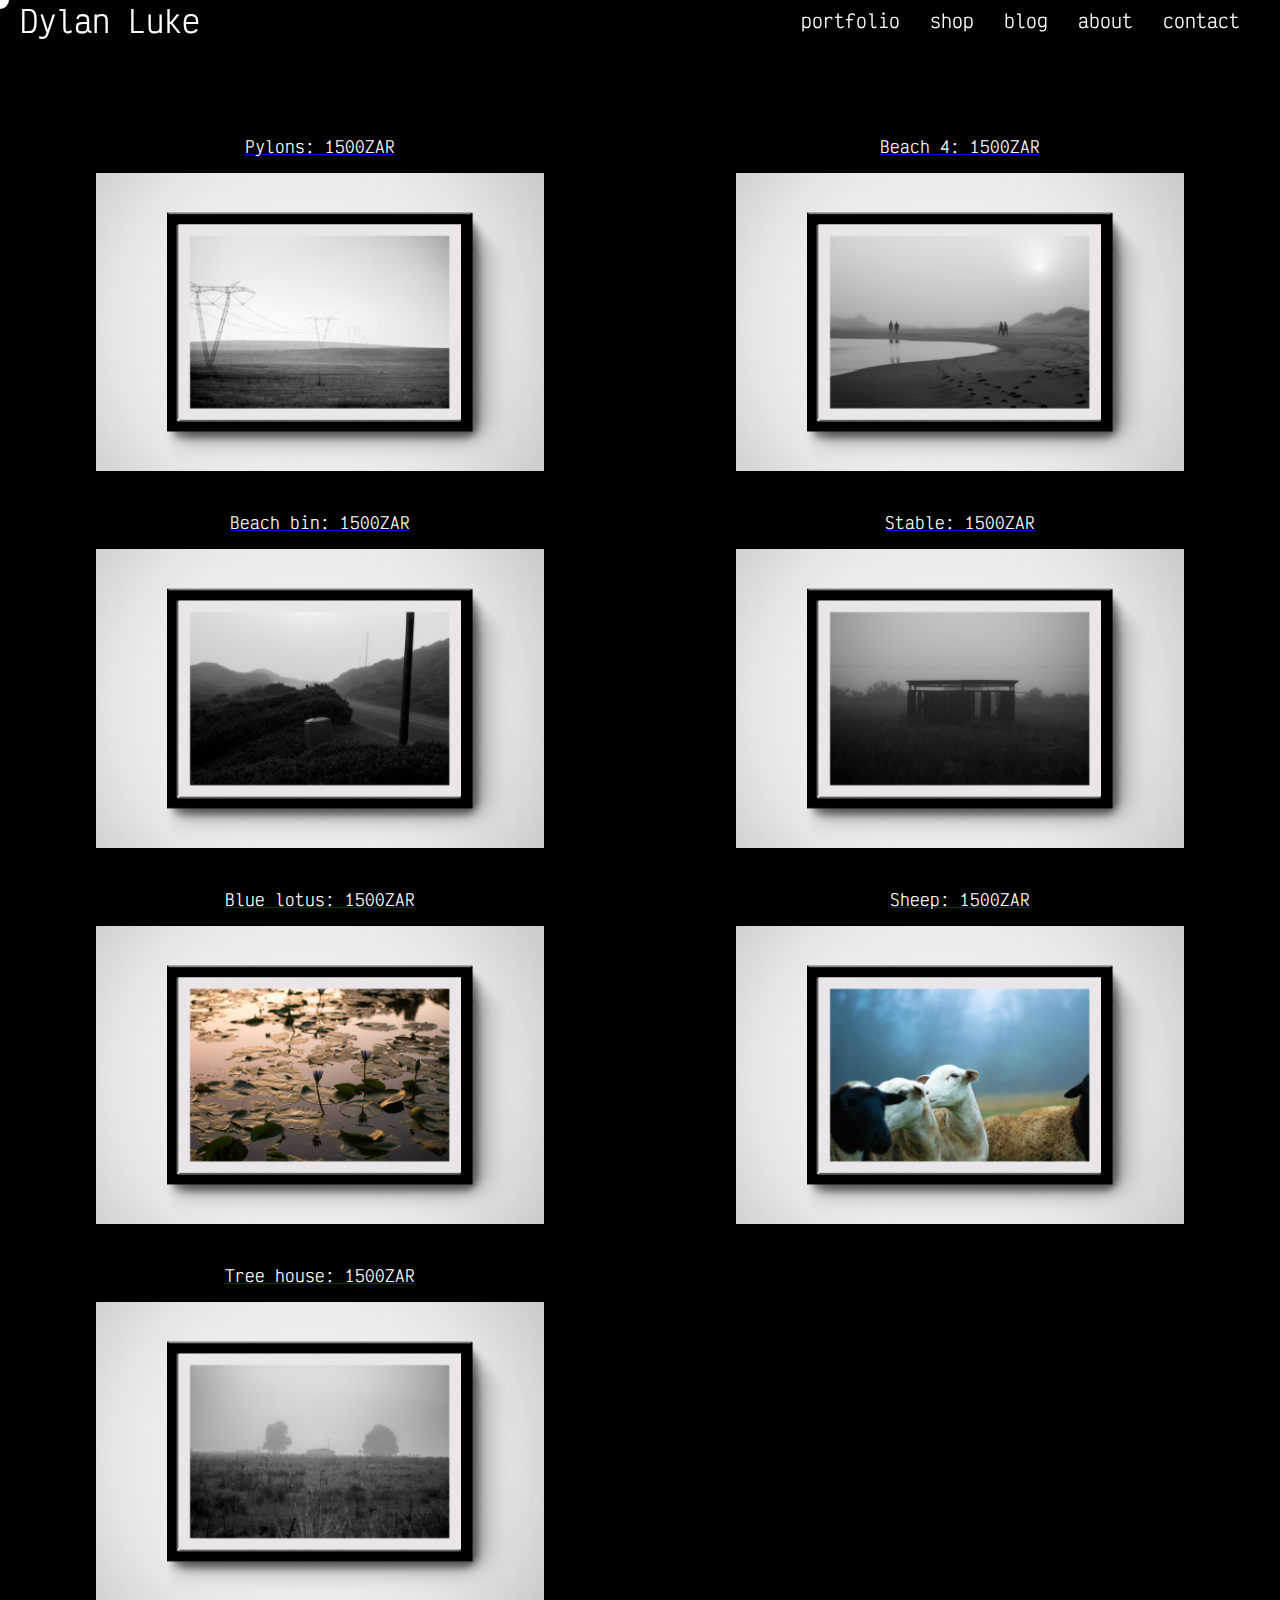
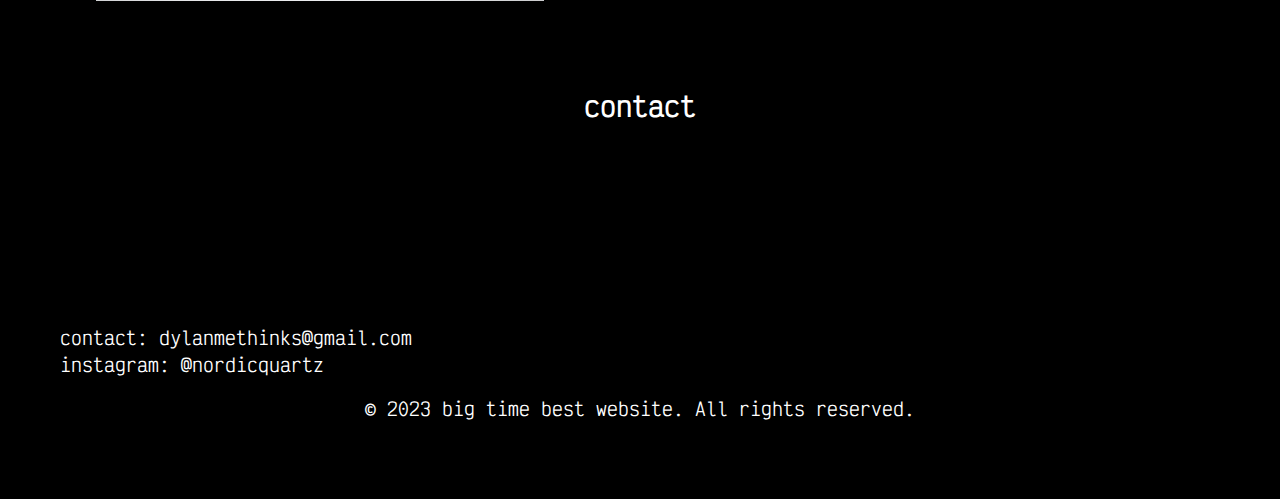
<file: shop.html>
<!DOCTYPE html>
<html>
  <head>
    <link rel="stylesheet" type="text/css" href="css\style.css">
    <link rel="preconnect" href="https://fonts.googleapis.com">
    <link rel="preconnect" href="https://fonts.gstatic.com" crossorigin>
    <link href="https://fonts.googleapis.com/css2?family=Victor+Mono:wght@200&display=swap" rel="stylesheet">
  </head>
  <body class="special-page">

 <!-- mouse circle -->
 <div id="circle"></div>

 <div id="header">
  <a id="logo" href="index.html">Dylan Luke</a>

  <nav id="navbar">
    <ul>
        <li><a href="portfolio.html">portfolio</a></li>
        <li><a href="shop.html">shop</a></li>
        <li><a href="blog.html">blog</a></li>
        <li><a href="index.html#about">about</a></li>
        <li><a href="#contact-info">contact</a></li>
    </ul>
  </nav>
  </div>
  <div id="main-content">
    <div class="portfolio-grid">
      <div class="portfolio-item">
        <a href="#contact-info">
          <p>Pylons: 1500ZAR</p>
          <img src="simg/pylon shrunk.jpg" alt="Portfolio image 1">
        </a>
      </div>

<div class="portfolio-item">
    <a href="#contact-info">
      <p>Beach 4: 1500ZAR</p>
        <img src="simg\beach4.jpg">
    </a>
</div>

<div class="portfolio-item">
  <a href="#contact-info">
    <p>Beach bin: 1500ZAR</p>
      <img src="simg\bin.jpg">
  </a>
</div>

<div class="portfolio-item">
  <a href="#contact-info">
    <p>Stable: 1500ZAR</p>
      <img src="simg\house.jpg">
  </a>
</div>

<div class="portfolio-item">
  <a href="#contact-info">
    <p>Blue lotus: 1500ZAR</p>
      <img src="simg\lotus.jpg">
  </a>
</div>

<div class="portfolio-item">
  <a href="#contact-info">
    <p>Sheep: 1500ZAR</p>
      <img src="simg\sheep.jpg">
  </a>
</div>

<div class="portfolio-item">
  <a href="#contact-info">
    <p>Tree house: 1500ZAR</p>
      <img src="simg\treehouse.jpg">
  </a>
</div>




    </div>
  </div>
  
  <!-- loading icon -->
  <div id="loading-icon"></div>



<!-- Footer -->
<footer>
  <h2>contact</h2> <!-- This is the new heading -->
  <div id="contact-info">
    <a href="mailto:dylanmethinks@gmail.com">contact: dylanmethinks@gmail.com</a>
    <a href="https://www.instagram.com/nordicquartz/">instagram: @nordicquartz</a>
  </div>
  <p>&copy; 2023 big time best website. All rights reserved.</p>
</footer>
<!-- Footer Ends -->


<script src="js\script.js"></script>
</body>
</html>
</file>
<file: css/style.css>
/*cursor no blinky*/
body {
  user-select: none;
  margin: 0;
  padding: 0;
  font-family: 'Victor Mono', monospace;
  background-color: black;
  color: white;
  display: flex;
  flex-direction: column;
  min-height: 100vh;
}


html {
  scroll-behavior: smooth;
}

#header {
  position: fixed;
  top: 0;
  left: 0;
  right: 0;
  display: flex;
  justify-content: space-between;
  align-items: center; /* Add this */
  padding: 0 20px;  /* Top padding is now 0 */
  background: transparent;
  z-index: 1000;
  background: rgba(0, 0, 0, 0); /* adjust the alpha as needed */
}

body div#header a#logo {
  color: #000000; /* change color as per your preference */
}

#name {
  font-size: 50px;
}

@media (max-width: 768px) {
  .columns-container {
    flex-direction: column;
  }
  .portfolio-grid {
    grid-template-columns: 1fr;
  }
}


@media (max-width: 768px) {
  #navbar li {
    display: block;
    margin-right: 0;
  }
  #navbar li a {
    font-size: 16px;
  }
  .portfolio-grid {
    grid-template-columns: 1fr;
  }
  #contact-info {
    padding-left: 20px;
  }
}


#navbar ul {
  list-style-type: none;
  margin: 0;
  padding: 0;
  overflow: hidden;
}

#navbar li {
  display: inline;
  margin-right: 20px;
}
#navbar a:visited {
  color: rgb(0, 0, 0);
}
#navbar a {
  position: relative;
  color: rgb(0, 0, 0);
  margin-bottom: 20px;
  /*color: rgba(0, 0, 0, 0.5);  adjust the alpha as needed */
}

#navbar a::after {
  content: '';
  position: absolute;
  width: 100%;
  transform: scaleX(0);
  height: 1px;
  bottom: 0;
  left: 0;
  background-color: rgb(0, 0, 0);
  transform-origin: bottom right;
  transition: transform 0.25s ease-out;
}

#navbar a:hover::after {
  transform: scaleX(1);
  transform-origin: bottom left;
}


#navbar li a {
  text-decoration: none;
  font-size: 18px;
}

/*white header*/
.special-page #header,
.special-page #navbar a,
.special-page #navbar a:visited,
.special-page #navbar a::after,
.special-page #navbar li a,
.special-page #logo {
  color: #ffffff; /* This will change the color to white */
}

body.special-page div#header a#logo {
  color: #ffffff ; 
}



#image img {
  width: 100%;
  height: 100vh;
  object-fit: cover;
}

#content {
  color: white;
  height: auto;
  overflow: hidden;
}

#scroller-container {
  display: flex;
  white-space: nowrap;
  will-change: transform;
}

#scroller, #scroller2 {
  font-size: 10em;
  padding-right: 50px;
}

#circle {
  position: fixed;
  width: 18px;
  height: 18px;
  background-color: #fff;
  border-radius: 100%;
  transform: translate(-50%, -50%);
  pointer-events: none;
  transition: all 150ms ease;
  transition-property: background-color, opacity, transform, mix-blend-mode, width, height; /* Added width and height */
  z-index: 9999;
  mix-blend-mode: difference;
}
#circle.bigger {
  width: 36px;
  height: 36px;
}



#content {
  display: flex;
  flex-wrap: wrap;
  justify-content: center; /* Aligns items in the center in the horizontal axis */
  padding: 20px;
  margin-top: 100px; /* Adjust this value as per your needs */
}


.portfolio-image {
  flex: 0 0 calc(33.33% - 40px); /* Calculate the width minus the margin */
  margin: 20px;
  box-shadow: 0px 0px 10px 0px rgba(0,0,0,0.75); /* Optional: Add a shadow for effect */
  box-sizing: border-box; /* Makes sure that the padding and border are included in the element's total width and height */
}


.portfolio-image img {
  width: 100%;
  height: auto;
}


#logo {
  text-decoration: none;
  font-size: 30px; /* adjust as per your preference */
  color: #000000; /* change color as per your preference */
}



/*single column*/
#main-content {
  display: flex;
  flex-direction: column;
  align-items: center;
  margin-top: 100px; /* Adjust this value according to the height of navbar */
  
}

.portfolio-image {
  display: flex;
  justify-content: center;
}

.portfolio-item {
  position: relative;
  width: 70%;
  margin: 0 auto;
  padding-top: 19px;
  
}

.portfolio-item img {
  width: 100%;
  height: auto;
}

.portfolio-item h2 {
  color: #ffffff;
  text-shadow: 2px 2px 4px #000000;
  font-size: 30px; 
  text-align: center;
  text-decoration: none;
}

.portfolio-item p {
  color: #ffffff;
  text-shadow: 1px 1px 2px #000000;
  text-align: center;
  text-decoration: none;
}

.portfolio-grid {
  display: grid;
  grid-template-columns: 1fr 1fr;
  gap: 1px;  
}

#main-content-photo {
  display: flex;
  flex-direction: column;
  align-items: center;
  margin-top: 100px; /* Adjust this value according to the height of navbar */
}

.photo-grid2 {
  display: grid;
  grid-template-columns: 1fr 1fr; /* Creates 2 equal-width columns */
  gap: 10px;
  width: 100%;
  padding: 10px;
}


.photo-grid .portfolio-item {
  position: relative;
  width: 100%;
}

.photo-grid .portfolio-item img {
  width: 100%;
  height: 100%;
  object-fit: cover; /* This makes sure the images scale while keeping their aspect ratio */
}



/* blog page */
.blog-page h2, .blog-page p {
  text-align: left;
}

blockquote {
  border-left: 3px solid #999;
  padding-left: 10px;
  margin: 20px;
  font-style: italic;
}

blockquote footer {
  text-align: right;
  color: #999;
}

.blog-post img {
  max-width: 100%;
  height: auto;
}



#about {
  display: flex;
  flex-direction: column;
  align-items: center;
  padding-bottom: 50px;
}

.columns-container {
  display: flex;
  justify-content: space-between;
  align-items: flex-start; 
  width: 100%; /* Make sure the container takes up full width */
}

.about-column {
  flex: 1 1 50%; 
  padding: 20px;
  box-sizing: border-box;
  position: relative; /* Add this to correct the absolute positioning context for the after pseudoelement */
}

/* Line between columns 
.about-column::after {
  content: '';
  position: absolute;
  height: 100%;
  width: 1px;
  background: #c45454;
  right: 0;
}*/

.about-column:last-child::after {
  display: none;
}
/* New Style for Image */
.about-column img {
  width: 100%;
  height: auto;
}


footer {
  padding: 60px 0;
  background-color: #000000;
  color: #ffffff;
  font-size: 18px;
  margin-top: auto;
}
footer h2 {
  text-align: center;
  color: #ffffff;
  margin-bottom: 20px; /* Adjust the margin as needed */
}


#contact-info {
  text-align: center; /* or 'center' if you want them centered */
  padding-left: 60px; /* Adjust as needed */
  padding-top: 180px; /* Adjust as needed */
  
}

#contact-info a {
  position: relative;
  color: #ffffff; /* Adjust color as needed */
  text-decoration: none; /* Removes the default underline */
  display: block; /* Makes each link start on a new line */
  width: fit-content;
  padding-top: 1px; 
  padding-bottom: 1px; 
}

#contact-info a::after {
  content: '';
  position: absolute;
  left: 0;
  width: 0;
  bottom: 0;
  height: 1px;
  background-color: #ffffff; /* Change underline color as needed */
  transition: width 0.25s ease-out;
}

#contact-info a:hover::after {
  width: 100%;
}


#contact-info a:hover {
  color: #ffffff; /* Adjust hover color as needed */
}


footer p {
  text-align: center; /* Centers the text within the paragraph */
}


/*pointer*/
body {
  cursor: none;
}
body, a {
  cursor: none;
}

/*loading*/
#loading-icon {
  position: fixed;
  top: 50%;
  left: 50%;
  transform: translate(-50%, -50%);
  border: 16px solid #f3f3f3;
  border-top: 16px solid #3498db;
  border-radius: 50%;
  width: 12px;
  height: 12px;
  animation: spin 2s linear infinite;
  z-index: 10000;
}

@keyframes spin {
  0% { transform: rotate(0deg); }
  100% { transform: rotate(360deg); }
}
</file>
